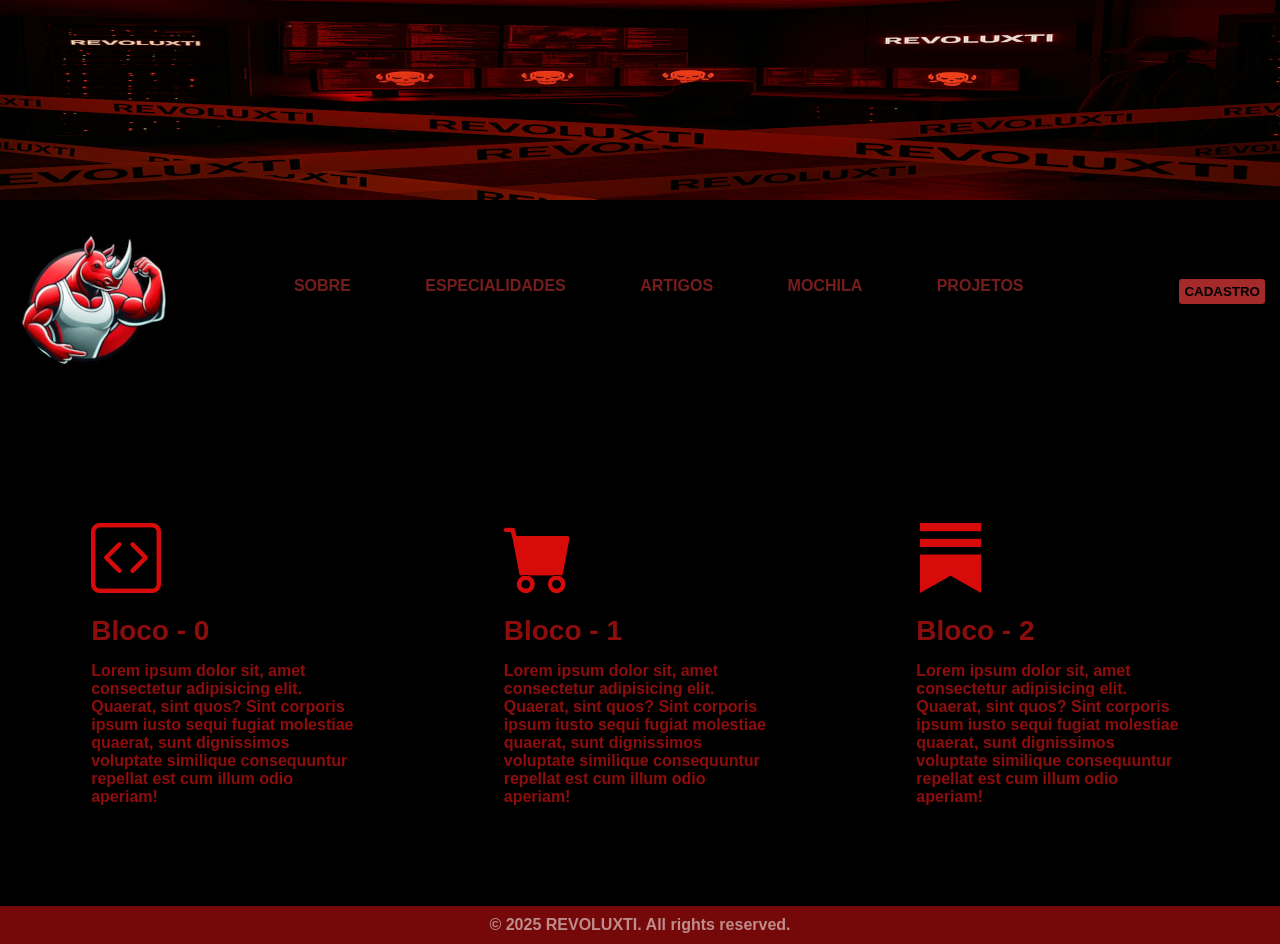
<file: especialidades.html>
<!DOCTYPE html>
<html lang="en">

<head>
    <meta charset="UTF-8">
    <meta name="viewport" content="width=device-width, initial-scale=1.0">
    <!--Melhoria nos mecanismos de busca-->
    <meta name="description"
        content="Portfólio de Lucas de Oliveira Santos (REVOLUXTI), acadêmico de Engenharia da Computação e profissional de cybersegurança.">
    <meta name="keywords"
        content="CyberSecurity, Pentest, Pentester, ethical hacker, Investigação Digital, Desenvolvimento Web, Loja online,front-end, Beck-end, FullSteck, Portfólio">
    <!-- Fim Melhoria no mecanismo de busca-->
    <link rel="shortcut icon" href="RHNO/icon/apple-touch-icon.png" type="image/x-icon">
    <!-- Goole fonts -->
    <link rel="preconnect" href="https://fonts.googleapis.com">
    <link rel="preconnect" href="https://fonts.gstatic.com" crossorigin>
    <link
        href="https://fonts.googleapis.com/css2?family=Alegreya+SC:ital,wght@0,400;0,500;0,700;0,800;0,900;1,400;1,500;1,700;1,800;1,900&family=Antonio:wght@100..700&family=Oregano:ital@0;1&display=swap"
        rel="stylesheet">
    <!-- Fim Goole fonts -->
    <!--Link bootstrap-->
    <link rel="stylesheet" href="https://cdn.jsdelivr.net/npm/bootstrap-icons@1.11.3/font/bootstrap-icons.min.css">
    <!--Fim do link bootatrap-->
    <title>REVOLUXTI</title>
    <link rel="stylesheet" href="style.css">
</head>

<body>
    <header>
        <div class="imagem-de-fundo" id="cabeca"></div>
        <div class="interface"> <!--Inicio interface-->
            <div class="flex">
                <div class="logo"><!--inicio logo-->
                    <a href="index.html"><img src="RHNO/Ceo.jpeg" alt="bot-revoluxti"></a>
                </div><!--Fim logo-->
                <nav class="menu-desktop" aria-label="menu-principal">
                    <ul>
                        <li><a href="sobre.html">SOBRE</a></li>
                        <li><a href="especialidades.html">ESPECIALIDADES</a></li>
                        <li><a href="artigos.html">ARTIGOS</a></li>
                        <li><a href="mochila.html">MOCHILA</a></li>
                        <li><a href="projetos.html">PROJETOS</a></li>
                    </ul>
                </nav>
                <div class="btn-contato" id="cadastro">
                    <a href="#">
                        <button>CADASTRO</button>
                    </a>
                </div>
            </div><!--Fim flex-->
        </div> <!--Fim interface-->
    </header>
    <main>
        <section class="especialidades">
            <div class="interface">
                <h2 class="titulo">Especialidades</h2>
                <div class="flex">
                    <div class="especialidades-box">
                        <i class="bi bi-code-square"></i>
                        <h3>Bloco - 0</h3>
                        <p>Lorem ipsum dolor sit, amet consectetur adipisicing elit. Quaerat, sint quos? Sint corporis
                            ipsum iusto sequi fugiat molestiae quaerat, sunt dignissimos voluptate similique
                            consequuntur repellat est cum illum odio aperiam!</p>
                    </div><!-- especialidade-box -->

                    <div class="especialidades-box">
                        <i class="bi bi-cart-fill"></i>
                        <h3>Bloco - 1</h3>
                        <p>Lorem ipsum dolor sit, amet consectetur adipisicing elit. Quaerat, sint quos? Sint corporis
                            ipsum iusto sequi fugiat molestiae quaerat, sunt dignissimos voluptate similique
                            consequuntur repellat est cum illum odio aperiam!</p>
                    </div><!-- especialidade-box -->

                    <div class="especialidades-box">
                        <i class="bi bi-substack"></i>
                        <h3>Bloco - 2</h3>
                        <p>Lorem ipsum dolor sit, amet consectetur adipisicing elit. Quaerat, sint quos? Sint corporis
                            ipsum iusto sequi fugiat molestiae quaerat, sunt dignissimos voluptate similique
                            consequuntur repellat est cum illum odio aperiam!</p>
                    </div><!-- especialidade-box -->
                </div><!-- flex -->
            </div><!-- interface -->
        </section> <!-- Especialidades -->
    </main>





    <footer>
        <p>&copy; 2025 REVOLUXTI. All rights reserved.</p>
    </footer>
</body>
</file>
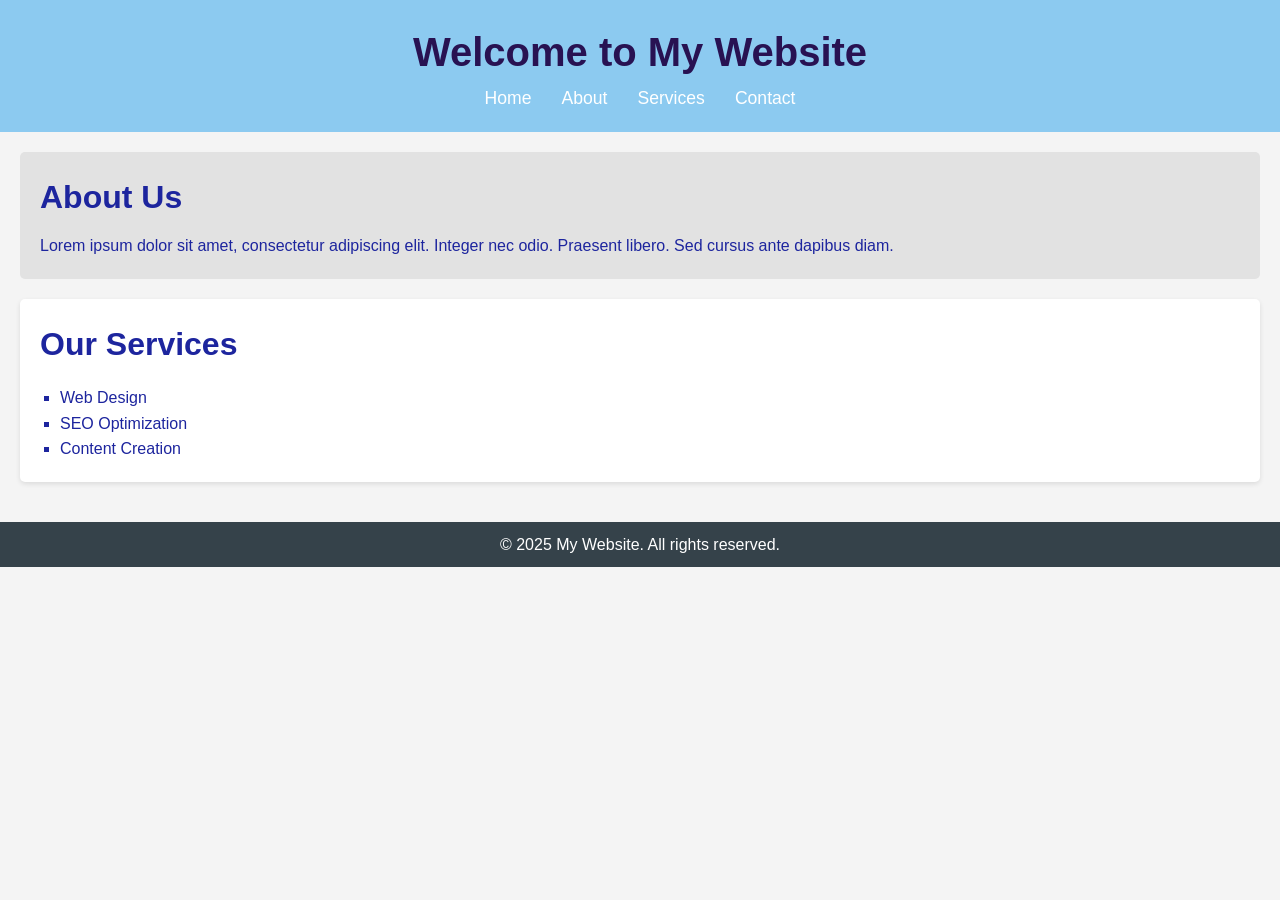
<file: projeto1.html>
<!DOCTYPE html>
<html lang="en">
<head>
    <meta charset="UTF-8">
    <meta name="viewport" content="width=device-width, initial-scale=1.0">
    <title>Document</title>
    <style>
        /* Reset CSS */
        * {
            margin: 0;
            padding: 0;
            box-sizing: border-box;
        }

        body {
            font-family: Arial, sans-serif;
            line-height: 1.6;
            background: #f4f4f4;
            color: #1d259e;
            margin: 0;
        }

        header {
            background: #0b95eb71;
            color: #ffffff;
            padding: 20px 0;
            text-align: center;
            position: relative;
            display: flex;
            align-items: center;
            justify-content: center;
            flex-direction: column;
        }

        header h1 {
            color: rgb(40, 18, 82);
            margin: 0;
            font-size: 2.5em;
        }

        nav {
            position: relative;
        }

        nav ul {
            list-style: none;
            padding: 0;
            display: flex;
            justify-content: center;
        }

        nav ul li {
            margin: 0 15px;
        }

        nav ul li a {
            color: #ffffff;
            text-decoration: none;
            font-size: 1.1em;
        }

        nav ul li a:hover {
            text-decoration: underline;
        }

        /* Hamburger Menu */
        .hamburger {
            display: none;
            flex-direction: column;
            justify-content: space-around;
            width: 30px;
            height: 25px;
            background: none;
            border: none;
            cursor: pointer;
        }

        .hamburger span {
            display: block;
            width: 100%;
            height: 4px;
            background: rgb(40, 18, 82);
            border-radius: 2px;
        }

        .mobile-nav {
            display: none;
            flex-direction: column;
            align-items: center;
            background: #35424a;
            padding: 20px;
            position: absolute;
            top: 60px;
            right: 0;
            left: 0;
            z-index: 10;
        }

        .mobile-nav a {
            color: white;
            text-decoration: none;
            padding: 10px 0;
            font-size: 1.1em;
        }

        .mobile-nav a:hover {
            text-decoration: underline;
        }

        /* Main Content */
        main {
            padding: 20px;
        }

        .intro {
            background: #e2e2e2;
            padding: 20px;
            border-radius: 5px;
            margin-bottom: 20px;
        }

        .intro h2 {
            margin-bottom: 10px;
            font-size: 2em;
        }

        .services {
            background: #ffffff;
            padding: 20px;
            border-radius: 5px;
            box-shadow: 0 2px 5px rgba(0, 0, 0, 0.1);
        }

        .services h2 {
            margin-bottom: 15px;
            font-size: 2em;
        }

        .services ul {
            list-style-type: square;
            margin-left: 20px;
        }

        footer {
            text-align: center;
            background: #35424a;
            color: #ffffff;
            padding: 10px 0;
            margin-top: 20px;
        }

        footer p {
            margin: 0;
        }

        /* Responsiveness */
        @media (max-width: 900px) {
            header {
                flex-direction: row;
                justify-content: space-between;
                padding: 15px 20px;
            }

            header h1 {
                margin: 0;
                font-size: 2em;
            }

            nav ul {
                display: none;
            }

            .hamburger {
                display: flex;
                position: static;
                margin-left: 150px; /* Distância do <h1> */
            }

            .mobile-nav {
                display: none;
            }

            .mobile-nav.active {
                display: flex;
                flex-direction: column;
                align-items: center;
                background: #35424a;
                padding: 20px;
                position: absolute;
                top: 60px;
                right: 0;
                left: 0;
                z-index: 10;
            }
        }

        @media (min-width: 901px) {
            header {
                flex-direction: column;
                align-items: center;
            }

            nav ul {
                display: flex;
            }

            .hamburger {
                display: none;
            }
        }

        @media (max-width: 480px) {
            body {
                font-size: 0.9em;
            }

            header {
                padding: 15px 0;
            }

            .intro, .services {
                padding: 15px;
            }

            .intro h2, .services h2 {
                font-size: 1.5em;
            }

            nav ul li a {
                font-size: 1em;
            }
        }

        @media (max-width: 350px) {
            iframe {
                width: 100%;
                height: 200px;
                border: none;
                margin: 10px 0;
                box-shadow: 0 2px 5px rgba(0, 0, 0, 0.2);
            }

            header h1 {
                font-size: 1.8em;
            }

            .hamburger {
                margin-left: 10px;
            }

            .mobile-nav a {
                font-size: 0.9em;
            }
        }
    </style>
</head>
<body>
    <header>
        <h1>Welcome to My Website</h1>
        <nav>
            <button class="hamburger" onclick="toggleMenu()">
                <span></span>
                <span></span>
                <span></span>
            </button>
            <ul>
                <li><a href="#">Home</a></li>
                <li><a href="#">About</a></li>
                <li><a href="#">Services</a></li>
                <li><a href="#">Contact</a></li>
            </ul>
            <div class="mobile-nav" id="mobileNav">
                <a href="#">Home</a>
                <a href="#">About</a>
                <a href="#">Services</a>
                <a href="#">Contact</a>
            </div>
        </nav>
    </header>
    <main>
        <section class="intro">
            <h2>About Us</h2>
            <p>Lorem ipsum dolor sit amet, consectetur adipiscing elit. Integer nec odio. Praesent libero. Sed cursus ante dapibus diam.</p>
        </section>
        <section class="services">
            <h2>Our Services</h2>
            <ul>
                <li>Web Design</li>
                <li>SEO Optimization</li>
                <li>Content Creation</li>
            </ul>
        </section>
    </main>
    <footer>
        <p>&copy; 2025 My Website. All rights reserved.</p>
    </footer>

    <script>
        function toggleMenu() {
            const mobileNav = document.getElementById('mobileNav');
            mobileNav.classList.toggle('active');
        }
    </script>
</body>
</html>
</file>
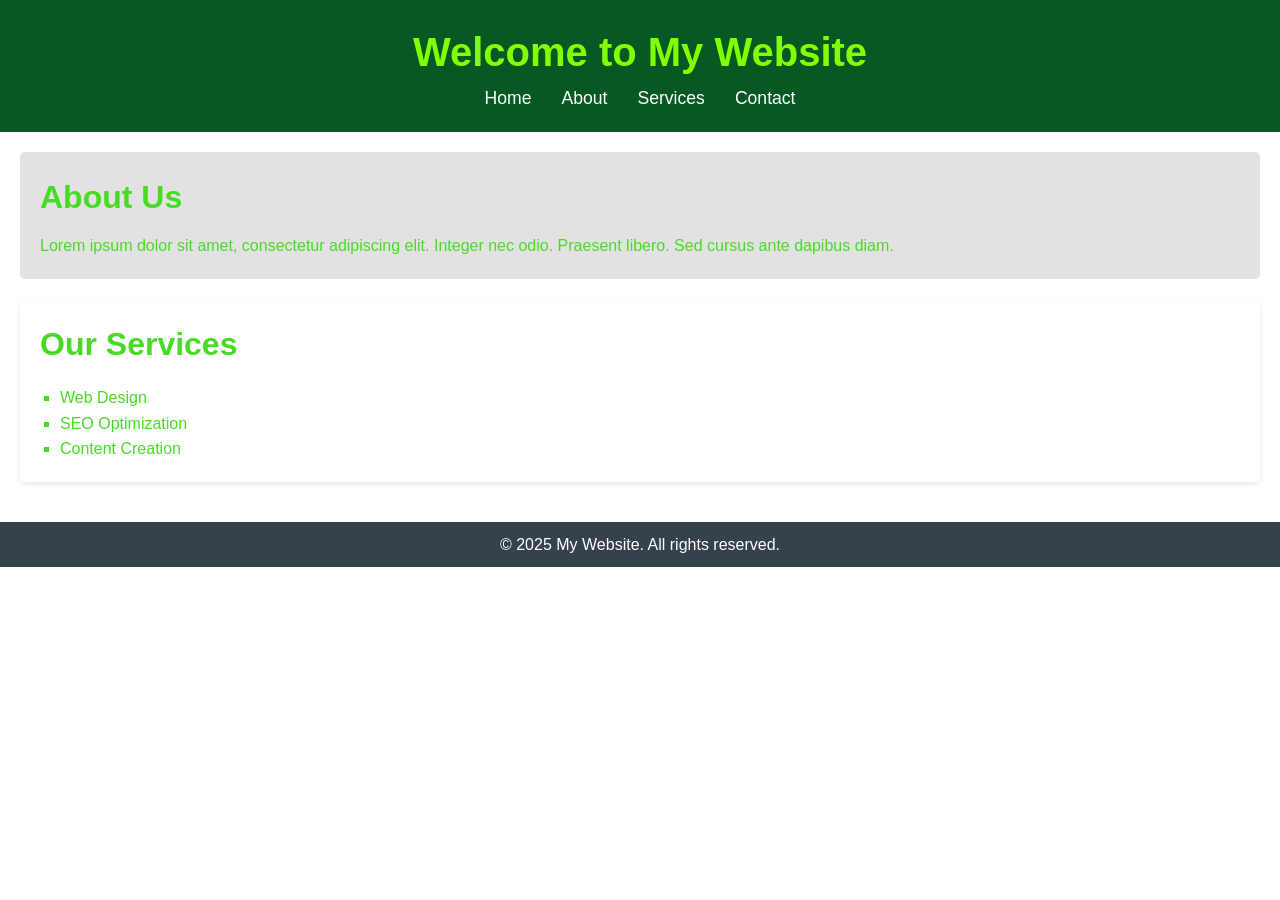
<file: projeto2.html>
<!DOCTYPE html>
<html lang="en">
<head>
    <meta charset="UTF-8">
    <meta name="viewport" content="width=device-width, initial-scale=1.0">
    <title>Document</title>
    <style>
        /* Reset CSS */
        * {
            margin: 0;
            padding: 0;
            box-sizing: border-box;
        }

        body {
            font-family: Arial, sans-serif;
            line-height: 1.6;
            background: #ffff;
            color: #48db24;
            margin: 0;
        }

        header {
            background: #085823;
            color: #ffff;
            padding: 20px 0;
            text-align: center;
            position: relative;
            display: flex;
            align-items: center;
            justify-content: center;
            flex-direction: column;
        }

        header h1 {
            color: chartreuse;
            margin: 0;
            font-size: 2.5em;
        }

        nav {
            position: relative;
        }

        nav ul {
            list-style: none;
            padding: 0;
            display: flex;
            justify-content: center;
        }

        nav ul li {
            margin: 0 15px;
        }

        nav ul li a {
            color: #ffffff;
            text-decoration: none;
            font-size: 1.1em;
        }

        nav ul li a:hover {
            text-decoration: underline;
        }

        /* Hamburger Menu */
        .hamburger {
            display: none;
            flex-direction: column;
            justify-content: space-around;
            width: 30px;
            height: 25px;
            background: none;
            border: none;
            cursor: pointer;
        }

        .hamburger span {
            display: block;
            width: 100%;
            height: 4px;
            background: chartreuse;
            border-radius: 2px;
        }

        .mobile-nav {
            display: none;
            flex-direction: column;
            align-items: center;
            background: #35424a;
            padding: 20px;
            position: absolute;
            top: 60px;
            right: 0;
            left: 0;
            z-index: 10;
        }

        .mobile-nav a {
            color: white;
            text-decoration: none;
            padding: 10px 0;
            font-size: 1.1em;
        }

        .mobile-nav a:hover {
            text-decoration: underline;
        }

        /* Main Content */
        main {
            padding: 20px;
        }

        .intro {
            background: #e2e2e2;
            padding: 20px;
            border-radius: 5px;
            margin-bottom: 20px;
        }

        .intro h2 {
            margin-bottom: 10px;
            font-size: 2em;
        }

        .services {
            background: #ffffff;
            padding: 20px;
            border-radius: 5px;
            box-shadow: 0 2px 5px rgba(0, 0, 0, 0.1);
        }

        .services h2 {
            margin-bottom: 15px;
            font-size: 2em;
        }

        .services ul {
            list-style-type: square;
            margin-left: 20px;
        }

        footer {
            text-align: center;
            background: #35424a;
            color: #ffffff;
            padding: 10px 0;
            margin-top: 20px;
        }

        footer p {
            margin: 0;
        }

        /* Responsiveness */
        @media (max-width: 900px) {
            header {
                flex-direction: row;
                justify-content: space-between;
                padding: 15px 20px;
            }

            header h1 {
                margin: 0;
                font-size: 2em;
            }

            nav ul {
                display: none;
            }

            .hamburger {
                display: flex;
                position: static;
                margin-left: 150px; /* Distância do <h1> */
            }

            .mobile-nav {
                display: none;
            }

            .mobile-nav.active {
                display: flex;
                flex-direction: column;
                align-items: center;
                background: #35424a;
                padding: 20px;
                position: absolute;
                top: 60px;
                right: 0;
                left: 0;
                z-index: 10;
            }
        }

        @media (min-width: 901px) {
            header {
                flex-direction: column;
                align-items: center;
            }

            nav ul {
                display: flex;
            }

            .hamburger {
                display: none;
            }
        }

        @media (max-width: 480px) {
            body {
                font-size: 0.9em;
            }

            header {
                padding: 15px 0;
            }

            .intro, .services {
                padding: 15px;
            }

            .intro h2, .services h2 {
                font-size: 1.5em;
            }

            nav ul li a {
                font-size: 1em;
            }
        }

        @media (max-width: 350px) {
            iframe {
                width: 100%;
                height: 200px;
                border: none;
                margin: 10px 0;
                box-shadow: 0 2px 5px rgba(0, 0, 0, 0.2);
            }

            header h1 {
                font-size: 1.8em;
            }

            .hamburger {
                margin-left: 10px;
            }

            .mobile-nav a {
                font-size: 0.9em;
            }
        }
    </style>
</head>
<body>
    <header>
        <h1>Welcome to My Website</h1>
        <nav>
            <button class="hamburger" onclick="toggleMenu()">
                <span></span>
                <span></span>
                <span></span>
            </button>
            <ul>
                <li><a href="#">Home</a></li>
                <li><a href="#">About</a></li>
                <li><a href="#">Services</a></li>
                <li><a href="#">Contact</a></li>
            </ul>
            <div class="mobile-nav" id="mobileNav">
                <a href="#">Home</a>
                <a href="#">About</a>
                <a href="#">Services</a>
                <a href="#">Contact</a>
            </div>
        </nav>
    </header>
    <main>
        <section class="intro">
            <h2>About Us</h2>
            <p>Lorem ipsum dolor sit amet, consectetur adipiscing elit. Integer nec odio. Praesent libero. Sed cursus ante dapibus diam.</p>
        </section>
        <section class="services">
            <h2>Our Services</h2>
            <ul>
                <li>Web Design</li>
                <li>SEO Optimization</li>
                <li>Content Creation</li>
            </ul>
        </section>
    </main>
    <footer>
        <p>&copy; 2025 My Website. All rights reserved.</p>
    </footer>

    <script>
        function toggleMenu() {
            const mobileNav = document.getElementById('mobileNav');
            mobileNav.classList.toggle('active');
        }
    </script>
</body>
</html>
</file>
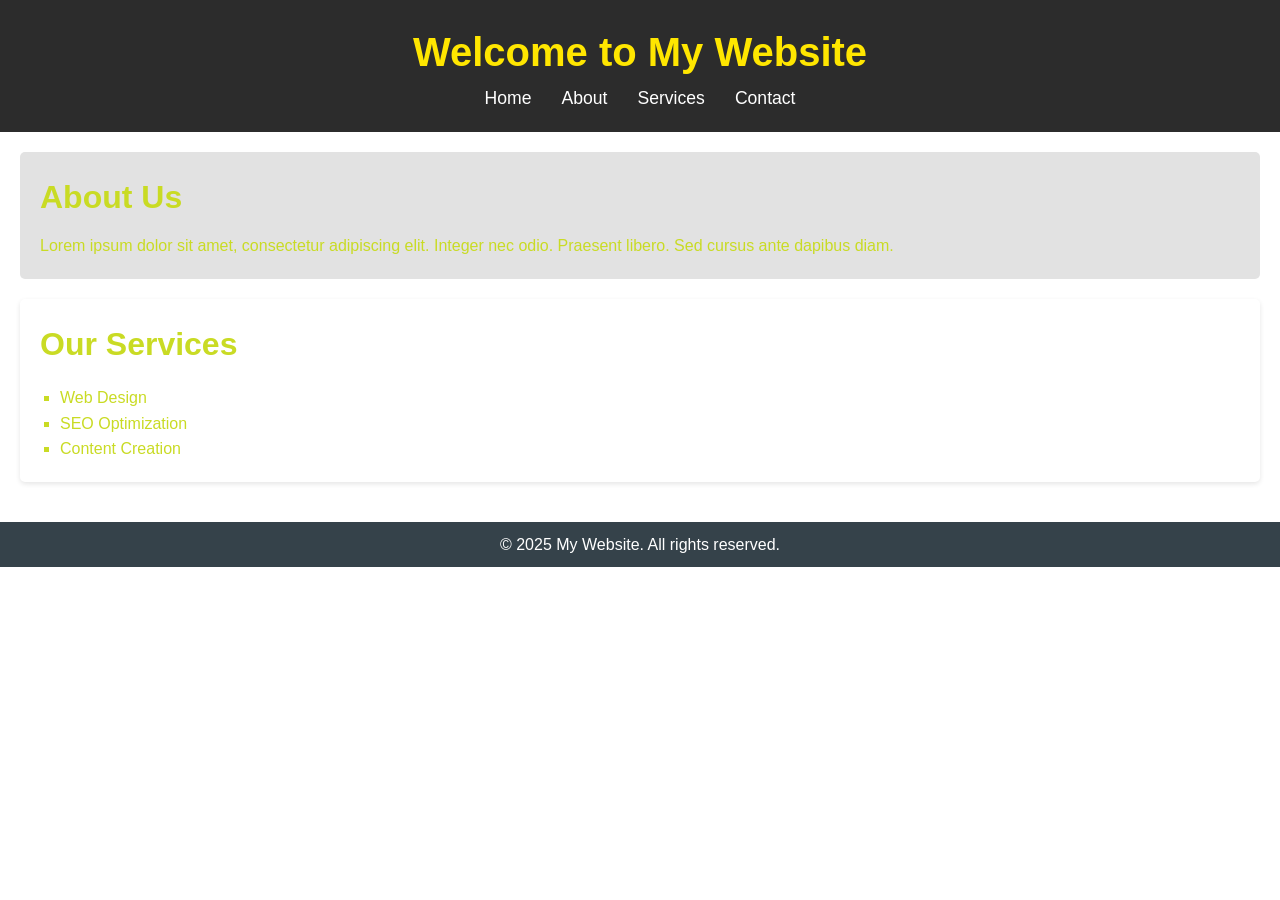
<file: projeto3.html>
<!DOCTYPE html>
<html lang="en">
<head>
    <meta charset="UTF-8">
    <meta name="viewport" content="width=device-width, initial-scale=1.0">
    <title>Document</title>
    <style>
        /* Reset CSS */
        * {
            margin: 0;
            padding: 0;
            box-sizing: border-box;
        }

        body {
            font-family: Arial, sans-serif;
            line-height: 1.6;
            background: #ffff;
            color: #c9db24;
            margin: 0;
        }

        header {
            background: #000000d3;
            color: #ffff;
            padding: 20px 0;
            text-align: center;
            position: relative;
            display: flex;
            align-items: center;
            justify-content: center;
            flex-direction: column;
        }

        header h1 {
            color: rgb(255, 230, 0);
            margin: 0;
            font-size: 2.5em;
        }

        nav {
            position: relative;
        }

        nav ul {
            list-style: none;
            padding: 0;
            display: flex;
            justify-content: center;
        }

        nav ul li {
            margin: 0 15px;
        }

        nav ul li a {
            color: #ffffff;
            text-decoration: none;
            font-size: 1.1em;
        }

        nav ul li a:hover {
            text-decoration: underline;
        }

        /* Hamburger Menu */
        .hamburger {
            display: none;
            flex-direction: column;
            justify-content: space-around;
            width: 30px;
            height: 25px;
            background: none;
            border: none;
            cursor: pointer;
        }

        .hamburger span {
            display: block;
            width: 100%;
            height: 4px;
            background: rgb(255, 230, 0);
            border-radius: 2px;
        }

        .mobile-nav {
            display: none;
            flex-direction: column;
            align-items: center;
            background: #35424a;
            padding: 20px;
            position: absolute;
            top: 60px;
            right: 0;
            left: 0;
            z-index: 10;
        }

        .mobile-nav a {
            color: white;
            text-decoration: none;
            padding: 10px 0;
            font-size: 1.1em;
        }

        .mobile-nav a:hover {
            text-decoration: underline;
        }

        /* Main Content */
        main {
            padding: 20px;
        }

        .intro {
            background: #e2e2e2;
            padding: 20px;
            border-radius: 5px;
            margin-bottom: 20px;
        }

        .intro h2 {
            margin-bottom: 10px;
            font-size: 2em;
        }

        .services {
            background: #ffffff;
            padding: 20px;
            border-radius: 5px;
            box-shadow: 0 2px 5px rgba(0, 0, 0, 0.1);
        }

        .services h2 {
            margin-bottom: 15px;
            font-size: 2em;
        }

        .services ul {
            list-style-type: square;
            margin-left: 20px;
        }

        footer {
            text-align: center;
            background: #35424a;
            color: #ffffff;
            padding: 10px 0;
            margin-top: 20px;
        }

        footer p {
            margin: 0;
        }

        /* Responsiveness */
        @media (max-width: 900px) {
            header {
                flex-direction: row;
                justify-content: space-between;
                padding: 15px 20px;
            }

            header h1 {
                margin: 0;
                font-size: 2em;
            }

            nav ul {
                display: none;
            }

            .hamburger {
                display: flex;
                position: static;
                margin-left: 150px; /* Distância do <h1> */
            }

            .mobile-nav {
                display: none;
            }

            .mobile-nav.active {
                display: flex;
                flex-direction: column;
                align-items: center;
                background: #35424a;
                padding: 20px;
                position: absolute;
                top: 60px;
                right: 0;
                left: 0;
                z-index: 10;
            }
        }

        @media (min-width: 901px) {
            header {
                flex-direction: column;
                align-items: center;
            }

            nav ul {
                display: flex;
            }

            .hamburger {
                display: none;
            }
        }

        @media (max-width: 480px) {
            body {
                font-size: 0.9em;
            }

            header {
                padding: 15px 0;
            }

            .intro, .services {
                padding: 15px;
            }

            .intro h2, .services h2 {
                font-size: 1.5em;
            }

            nav ul li a {
                font-size: 1em;
            }
        }

        @media (max-width: 350px) {
            iframe {
                width: 100%;
                height: 200px;
                border: none;
                margin: 10px 0;
                box-shadow: 0 2px 5px rgba(0, 0, 0, 0.2);
            }

            header h1 {
                font-size: 1.8em;
            }

            .hamburger {
                margin-left: 10px;
            }

            .mobile-nav a {
                font-size: 0.9em;
            }
        }
    </style>
</head>
<body>
    <header>
        <h1>Welcome to My Website</h1>
        <nav>
            <button class="hamburger" onclick="toggleMenu()">
                <span></span>
                <span></span>
                <span></span>
            </button>
            <ul>
                <li><a href="#">Home</a></li>
                <li><a href="#">About</a></li>
                <li><a href="#">Services</a></li>
                <li><a href="#">Contact</a></li>
            </ul>
            <div class="mobile-nav" id="mobileNav">
                <a href="#">Home</a>
                <a href="#">About</a>
                <a href="#">Services</a>
                <a href="#">Contact</a>
            </div>
        </nav>
    </header>
    <main>
        <section class="intro">
            <h2>About Us</h2>
            <p>Lorem ipsum dolor sit amet, consectetur adipiscing elit. Integer nec odio. Praesent libero. Sed cursus ante dapibus diam.</p>
        </section>
        <section class="services">
            <h2>Our Services</h2>
            <ul>
                <li>Web Design</li>
                <li>SEO Optimization</li>
                <li>Content Creation</li>
            </ul>
        </section>
    </main>
    <footer>
        <p>&copy; 2025 My Website. All rights reserved.</p>
    </footer>

    <script>
        function toggleMenu() {
            const mobileNav = document.getElementById('mobileNav');
            mobileNav.classList.toggle('active');
        }
    </script>
</body>
</html>
</file>
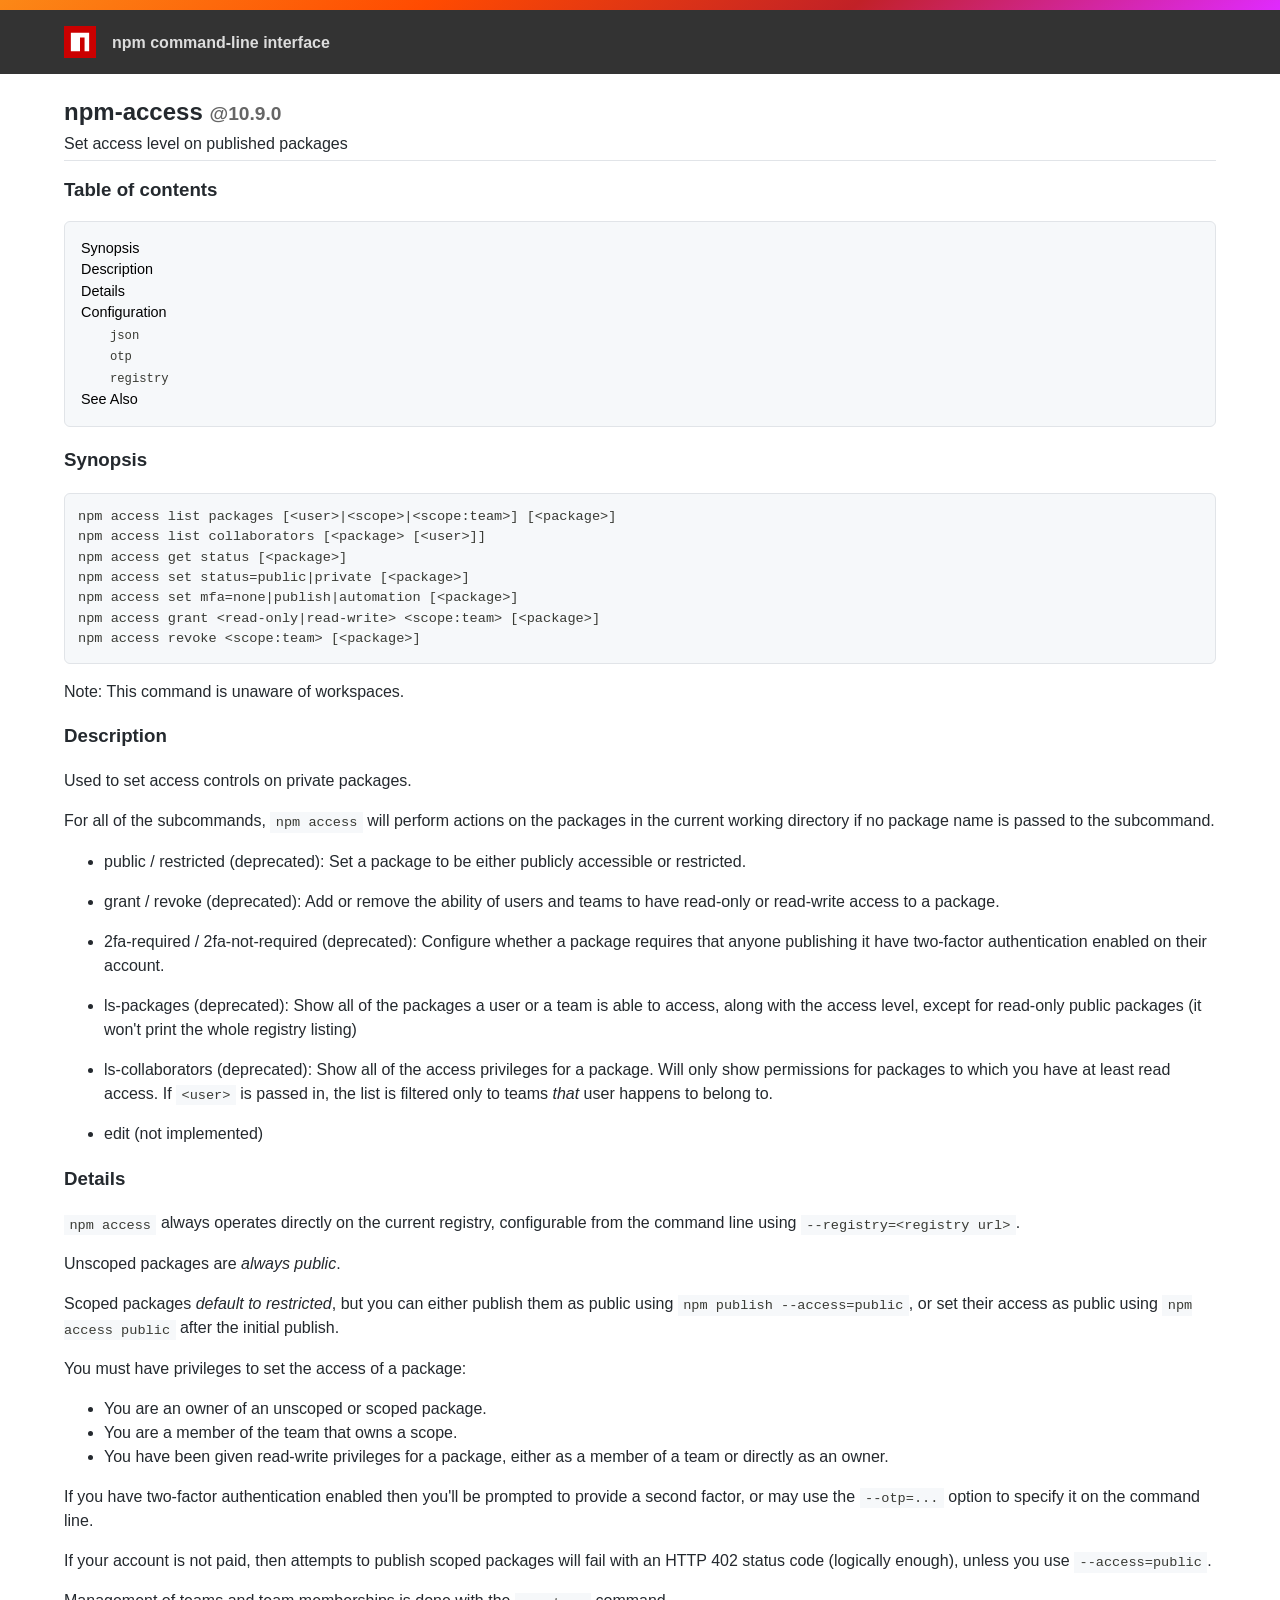
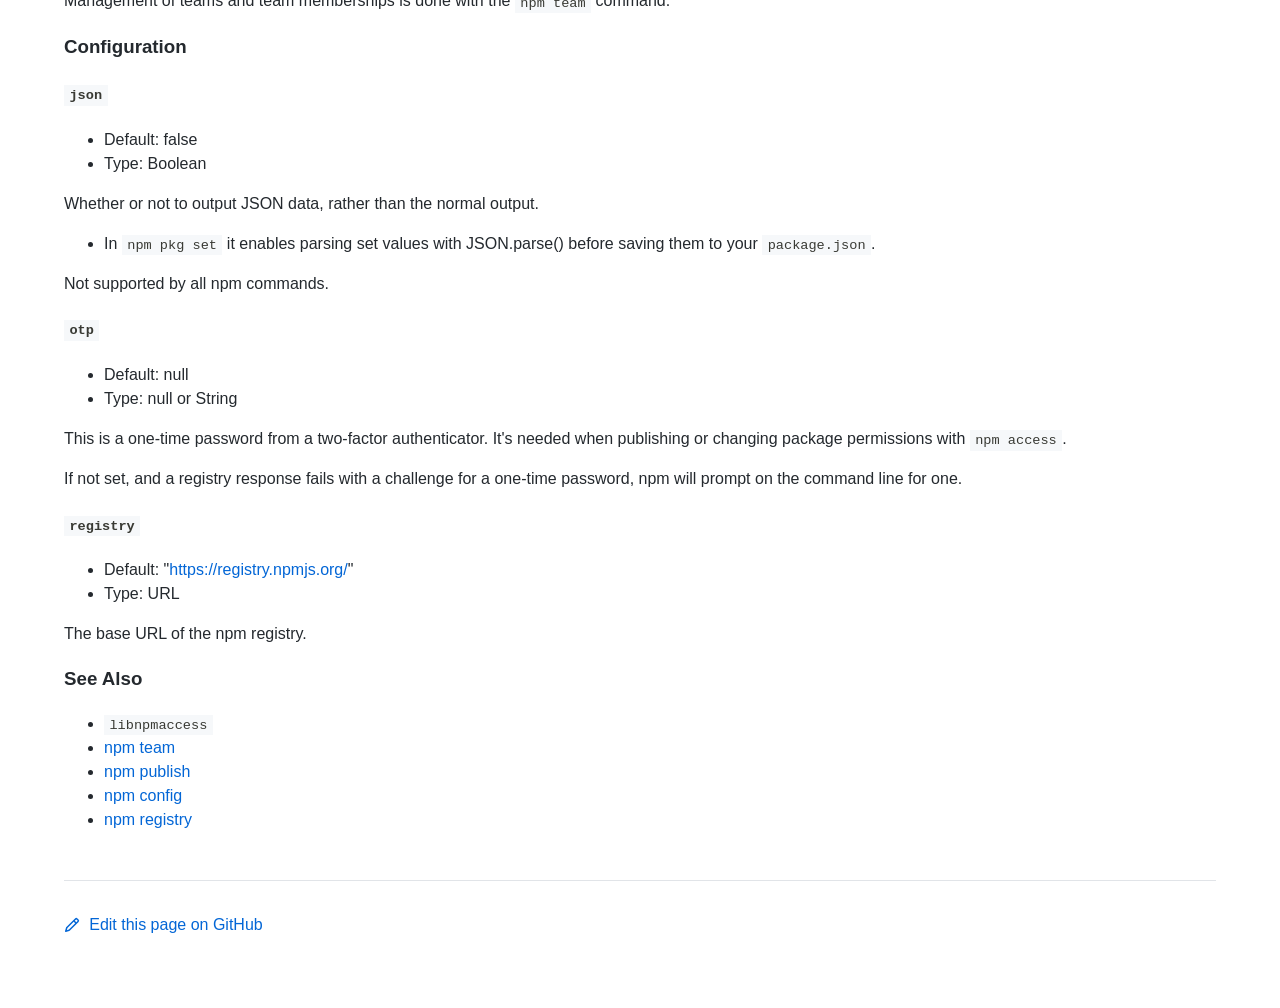
<file: nodejs/node_modules/npm/docs/output/commands/npm-access.html>
<!DOCTYPE html><html><head>
<meta charset="utf-8">
<title>npm-access</title>
<style>
body {
    background-color: #ffffff;
    color: #24292e;

    margin: 0;

    line-height: 1.5;

    font-family: -apple-system, BlinkMacSystemFont, "Segoe UI", Helvetica, Arial, sans-serif, "Apple Color Emoji", "Segoe UI Emoji";
}
#rainbar {
    height: 10px;
    background-image: linear-gradient(139deg, #fb8817, #ff4b01, #c12127, #e02aff);
}

a {
    text-decoration: none;
    color: #0366d6;
}
a:hover {
    text-decoration: underline;
}

pre {
    margin: 1em 0px;
    padding: 1em;
    border: solid 1px #e1e4e8;
    border-radius: 6px;

    display: block;
    overflow: auto;

    white-space: pre;

    background-color: #f6f8fa;
    color: #393a34;
}
code {
    font-family: SFMono-Regular, Consolas, "Liberation Mono", Menlo, Courier, monospace;
    font-size: 85%;
    padding: 0.2em 0.4em;
    background-color: #f6f8fa;
    color: #393a34;
}
pre > code {
    padding: 0;
    background-color: inherit;
    color: inherit;
}
h1, h2, h3 {
    font-weight: 600;
}

#logobar {
    background-color: #333333;
    margin: 0 auto;
    padding: 1em 4em;
}
#logobar .logo {
    float: left;
}
#logobar .title {
    font-weight: 600;
    color: #dddddd;
    float: left;
    margin: 5px 0 0 1em;
}
#logobar:after {
    content: "";
    display: block;
    clear: both;
}

#content {
    margin: 0 auto;
    padding: 0 4em;
}

#table_of_contents > h2 {
    font-size: 1.17em;
}
#table_of_contents ul:first-child {
    border: solid 1px #e1e4e8;
    border-radius: 6px;
    padding: 1em;
    background-color: #f6f8fa;
    color: #393a34;
}
#table_of_contents ul {
    list-style-type: none;
    padding-left: 1.5em;
}
#table_of_contents li {
    font-size: 0.9em;
}
#table_of_contents li a {
    color: #000000;
}

header.title {
    border-bottom: solid 1px #e1e4e8;
}
header.title > h1 {
    margin-bottom: 0.25em;
}
header.title > .description {
    display: block;
    margin-bottom: 0.5em;
    line-height: 1;
}

header.title .version {
    font-size: 0.8em;
    color: #666666;
}

footer#edit {
    border-top: solid 1px #e1e4e8;
    margin: 3em 0 4em 0;
    padding-top: 2em;
}
</style>
</head>
<body>
<div id="banner">
<div id="rainbar"></div>
<div id="logobar">
<svg class="logo" role="img" height="32" width="32" viewBox="0 0 700 700">
<polygon fill="#cb0000" points="0,700 700,700 700,0 0,0"></polygon>
<polygon fill="#ffffff" points="150,550 350,550 350,250 450,250 450,550 550,550 550,150 150,150"></polygon>
</svg>
<div class="title">
npm command-line interface
</div>
</div>
</div>

<section id="content">
<header class="title">
<h1 id="----npm-access----1090">
    <span>npm-access</span>
    <span class="version">@10.9.0</span>
</h1>
<span class="description">Set access level on published packages</span>
</header>

<section id="table_of_contents">
<h2 id="table-of-contents">Table of contents</h2>
<div id="_table_of_contents"><ul><li><a href="#synopsis">Synopsis</a></li><li><a href="#description">Description</a></li><li><a href="#details">Details</a></li><li><a href="#configuration">Configuration</a></li><ul><li><a href="#json"><code>json</code></a></li><li><a href="#otp"><code>otp</code></a></li><li><a href="#registry"><code>registry</code></a></li></ul><li><a href="#see-also">See Also</a></li></ul></div>
</section>

<div id="_content"><h3 id="synopsis">Synopsis</h3>
<pre><code class="language-bash">npm access list packages [&lt;user&gt;|&lt;scope&gt;|&lt;scope:team&gt;] [&lt;package&gt;]
npm access list collaborators [&lt;package&gt; [&lt;user&gt;]]
npm access get status [&lt;package&gt;]
npm access set status=public|private [&lt;package&gt;]
npm access set mfa=none|publish|automation [&lt;package&gt;]
npm access grant &lt;read-only|read-write&gt; &lt;scope:team&gt; [&lt;package&gt;]
npm access revoke &lt;scope:team&gt; [&lt;package&gt;]
</code></pre>
<p>Note: This command is unaware of workspaces.</p>
<h3 id="description">Description</h3>
<p>Used to set access controls on private packages.</p>
<p>For all of the subcommands, <code>npm access</code> will perform actions on the packages
in the current working directory if no package name is passed to the
subcommand.</p>
<ul>
<li>
<p>public / restricted (deprecated):
Set a package to be either publicly accessible or restricted.</p>
</li>
<li>
<p>grant / revoke (deprecated):
Add or remove the ability of users and teams to have read-only or read-write
access to a package.</p>
</li>
<li>
<p>2fa-required / 2fa-not-required (deprecated):
Configure whether a package requires that anyone publishing it have two-factor
authentication enabled on their account.</p>
</li>
<li>
<p>ls-packages (deprecated):
Show all of the packages a user or a team is able to access, along with the
access level, except for read-only public packages (it won't print the whole
registry listing)</p>
</li>
<li>
<p>ls-collaborators (deprecated):
Show all of the access privileges for a package. Will only show permissions
for packages to which you have at least read access. If <code>&lt;user&gt;</code> is passed in,
the list is filtered only to teams <em>that</em> user happens to belong to.</p>
</li>
<li>
<p>edit (not implemented)</p>
</li>
</ul>
<h3 id="details">Details</h3>
<p><code>npm access</code> always operates directly on the current registry, configurable
from the command line using <code>--registry=&lt;registry url&gt;</code>.</p>
<p>Unscoped packages are <em>always public</em>.</p>
<p>Scoped packages <em>default to restricted</em>, but you can either publish them as
public using <code>npm publish --access=public</code>, or set their access as public using
<code>npm access public</code> after the initial publish.</p>
<p>You must have privileges to set the access of a package:</p>
<ul>
<li>You are an owner of an unscoped or scoped package.</li>
<li>You are a member of the team that owns a scope.</li>
<li>You have been given read-write privileges for a package, either as a member
of a team or directly as an owner.</li>
</ul>
<p>If you have two-factor authentication enabled then you'll be prompted to provide a second factor, or may use the <code>--otp=...</code> option to specify it on
the command line.</p>
<p>If your account is not paid, then attempts to publish scoped packages will
fail with an HTTP 402 status code (logically enough), unless you use
<code>--access=public</code>.</p>
<p>Management of teams and team memberships is done with the <code>npm team</code> command.</p>
<h3 id="configuration">Configuration</h3>
<h4 id="json"><code>json</code></h4>
<ul>
<li>Default: false</li>
<li>Type: Boolean</li>
</ul>
<p>Whether or not to output JSON data, rather than the normal output.</p>
<ul>
<li>In <code>npm pkg set</code> it enables parsing set values with JSON.parse() before
saving them to your <code>package.json</code>.</li>
</ul>
<p>Not supported by all npm commands.</p>
<h4 id="otp"><code>otp</code></h4>
<ul>
<li>Default: null</li>
<li>Type: null or String</li>
</ul>
<p>This is a one-time password from a two-factor authenticator. It's needed
when publishing or changing package permissions with <code>npm access</code>.</p>
<p>If not set, and a registry response fails with a challenge for a one-time
password, npm will prompt on the command line for one.</p>
<h4 id="registry"><code>registry</code></h4>
<ul>
<li>Default: "<a href="https://registry.npmjs.org/">https://registry.npmjs.org/</a>"</li>
<li>Type: URL</li>
</ul>
<p>The base URL of the npm registry.</p>
<h3 id="see-also">See Also</h3>
<ul>
<li><a href="https://npm.im/libnpmaccess"><code>libnpmaccess</code></a></li>
<li><a href="../commands/npm-team.html">npm team</a></li>
<li><a href="../commands/npm-publish.html">npm publish</a></li>
<li><a href="../commands/npm-config.html">npm config</a></li>
<li><a href="../using-npm/registry.html">npm registry</a></li>
</ul></div>

<footer id="edit">
<a href="https://github.com/npm/cli/edit/latest/docs/content/commands/npm-access.md">
<svg role="img" viewBox="0 0 16 16" width="16" height="16" fill="currentcolor" style="vertical-align: text-bottom; margin-right: 0.3em;">
<path fill-rule="evenodd" d="M11.013 1.427a1.75 1.75 0 012.474 0l1.086 1.086a1.75 1.75 0 010 2.474l-8.61 8.61c-.21.21-.47.364-.756.445l-3.251.93a.75.75 0 01-.927-.928l.929-3.25a1.75 1.75 0 01.445-.758l8.61-8.61zm1.414 1.06a.25.25 0 00-.354 0L10.811 3.75l1.439 1.44 1.263-1.263a.25.25 0 000-.354l-1.086-1.086zM11.189 6.25L9.75 4.81l-6.286 6.287a.25.25 0 00-.064.108l-.558 1.953 1.953-.558a.249.249 0 00.108-.064l6.286-6.286z"></path>
</svg>
Edit this page on GitHub
</a>
</footer>
</section>



</body></html>
</file>
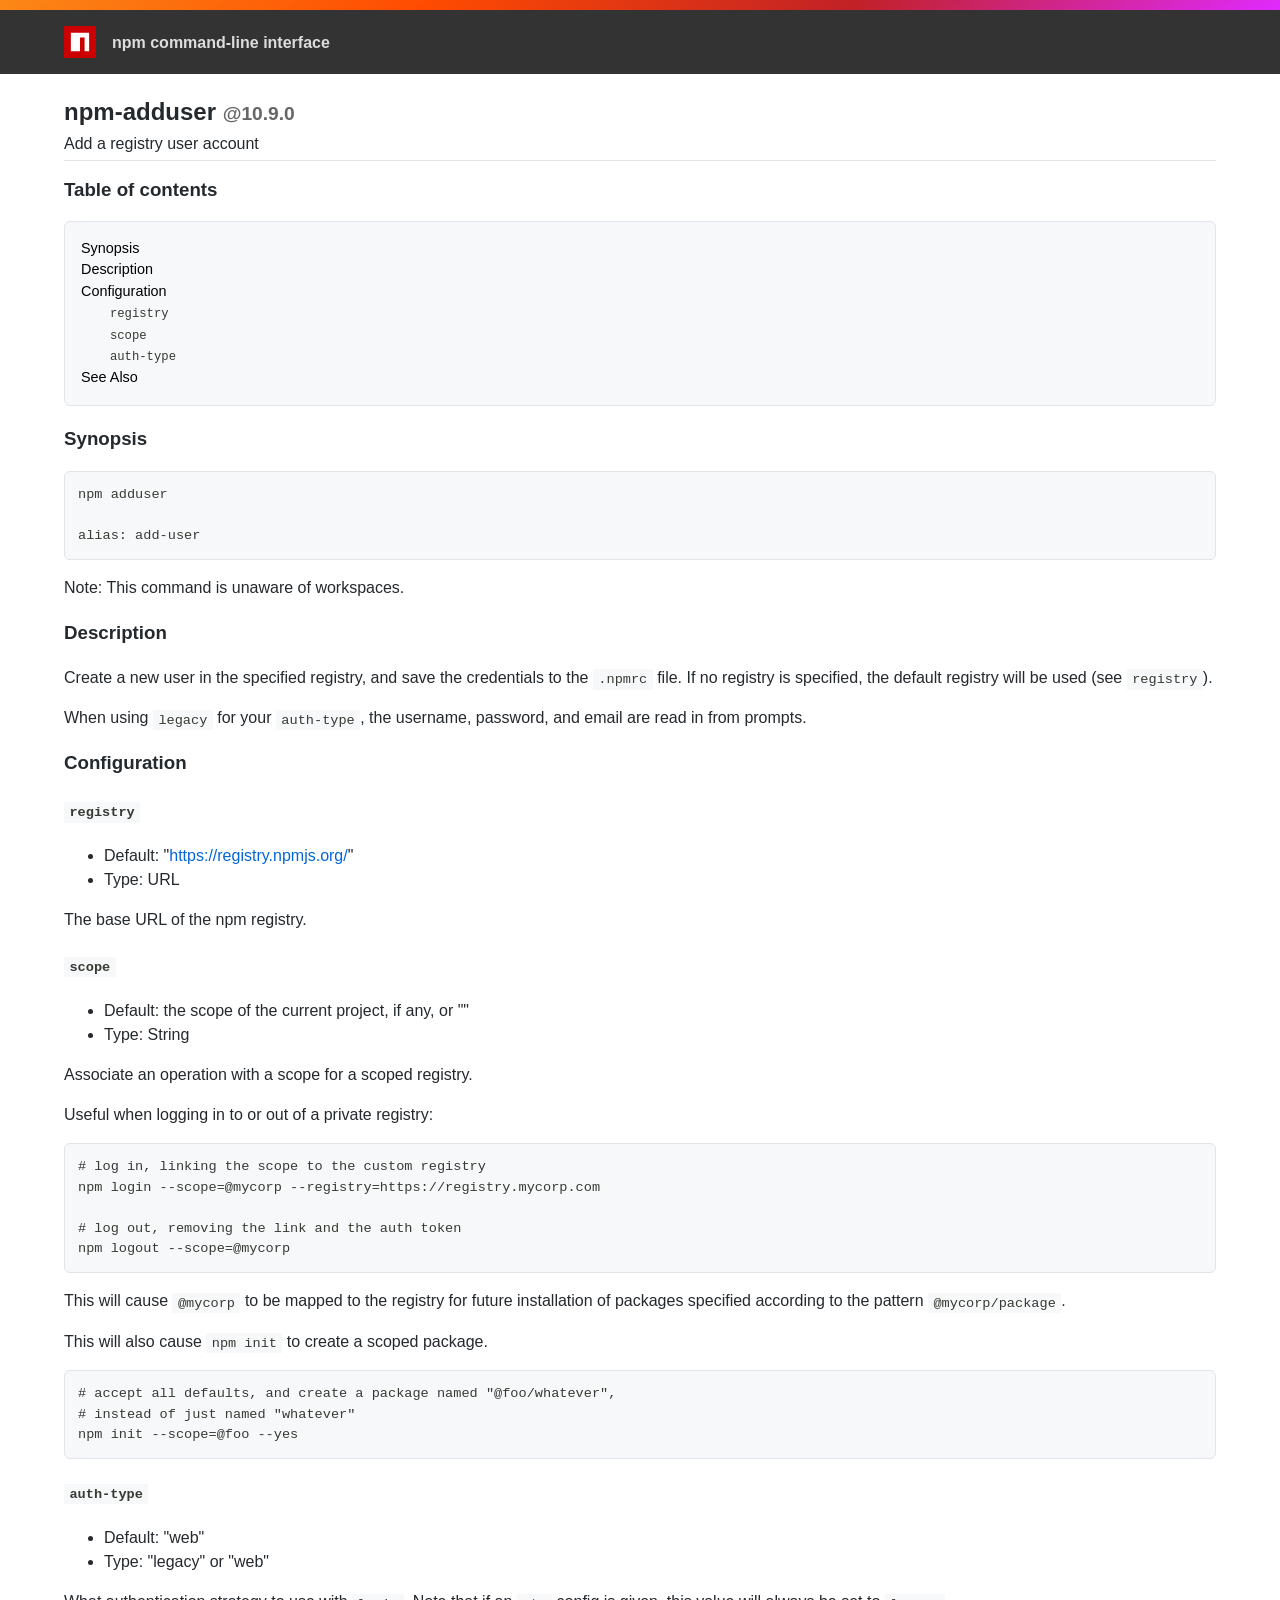
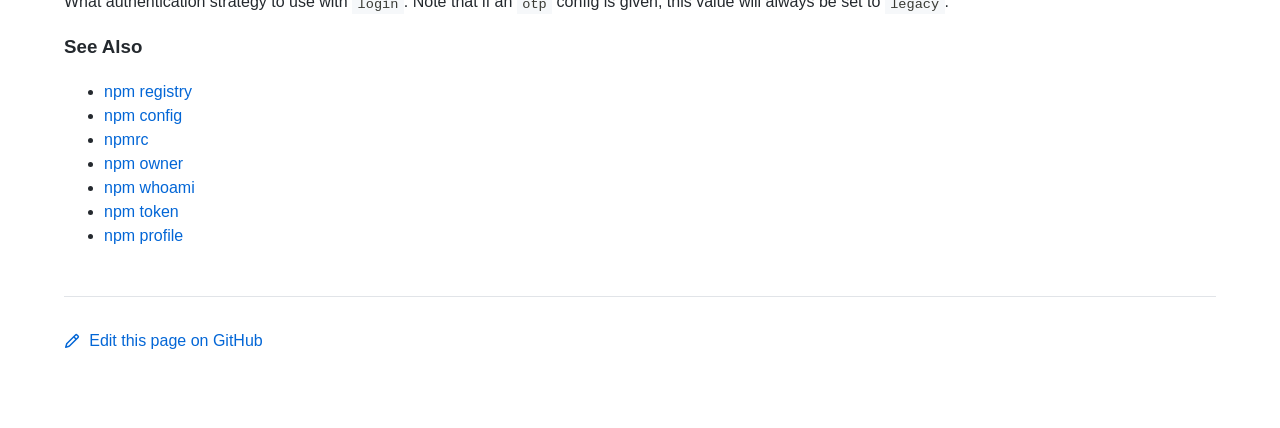
<file: nodejs/node_modules/npm/docs/output/commands/npm-adduser.html>
<!DOCTYPE html><html><head>
<meta charset="utf-8">
<title>npm-adduser</title>
<style>
body {
    background-color: #ffffff;
    color: #24292e;

    margin: 0;

    line-height: 1.5;

    font-family: -apple-system, BlinkMacSystemFont, "Segoe UI", Helvetica, Arial, sans-serif, "Apple Color Emoji", "Segoe UI Emoji";
}
#rainbar {
    height: 10px;
    background-image: linear-gradient(139deg, #fb8817, #ff4b01, #c12127, #e02aff);
}

a {
    text-decoration: none;
    color: #0366d6;
}
a:hover {
    text-decoration: underline;
}

pre {
    margin: 1em 0px;
    padding: 1em;
    border: solid 1px #e1e4e8;
    border-radius: 6px;

    display: block;
    overflow: auto;

    white-space: pre;

    background-color: #f6f8fa;
    color: #393a34;
}
code {
    font-family: SFMono-Regular, Consolas, "Liberation Mono", Menlo, Courier, monospace;
    font-size: 85%;
    padding: 0.2em 0.4em;
    background-color: #f6f8fa;
    color: #393a34;
}
pre > code {
    padding: 0;
    background-color: inherit;
    color: inherit;
}
h1, h2, h3 {
    font-weight: 600;
}

#logobar {
    background-color: #333333;
    margin: 0 auto;
    padding: 1em 4em;
}
#logobar .logo {
    float: left;
}
#logobar .title {
    font-weight: 600;
    color: #dddddd;
    float: left;
    margin: 5px 0 0 1em;
}
#logobar:after {
    content: "";
    display: block;
    clear: both;
}

#content {
    margin: 0 auto;
    padding: 0 4em;
}

#table_of_contents > h2 {
    font-size: 1.17em;
}
#table_of_contents ul:first-child {
    border: solid 1px #e1e4e8;
    border-radius: 6px;
    padding: 1em;
    background-color: #f6f8fa;
    color: #393a34;
}
#table_of_contents ul {
    list-style-type: none;
    padding-left: 1.5em;
}
#table_of_contents li {
    font-size: 0.9em;
}
#table_of_contents li a {
    color: #000000;
}

header.title {
    border-bottom: solid 1px #e1e4e8;
}
header.title > h1 {
    margin-bottom: 0.25em;
}
header.title > .description {
    display: block;
    margin-bottom: 0.5em;
    line-height: 1;
}

header.title .version {
    font-size: 0.8em;
    color: #666666;
}

footer#edit {
    border-top: solid 1px #e1e4e8;
    margin: 3em 0 4em 0;
    padding-top: 2em;
}
</style>
</head>
<body>
<div id="banner">
<div id="rainbar"></div>
<div id="logobar">
<svg class="logo" role="img" height="32" width="32" viewBox="0 0 700 700">
<polygon fill="#cb0000" points="0,700 700,700 700,0 0,0"></polygon>
<polygon fill="#ffffff" points="150,550 350,550 350,250 450,250 450,550 550,550 550,150 150,150"></polygon>
</svg>
<div class="title">
npm command-line interface
</div>
</div>
</div>

<section id="content">
<header class="title">
<h1 id="----npm-adduser----1090">
    <span>npm-adduser</span>
    <span class="version">@10.9.0</span>
</h1>
<span class="description">Add a registry user account</span>
</header>

<section id="table_of_contents">
<h2 id="table-of-contents">Table of contents</h2>
<div id="_table_of_contents"><ul><li><a href="#synopsis">Synopsis</a></li><li><a href="#description">Description</a></li><li><a href="#configuration">Configuration</a></li><ul><li><a href="#registry"><code>registry</code></a></li><li><a href="#scope"><code>scope</code></a></li><li><a href="#auth-type"><code>auth-type</code></a></li></ul><li><a href="#see-also">See Also</a></li></ul></div>
</section>

<div id="_content"><h3 id="synopsis">Synopsis</h3>
<pre><code class="language-bash">npm adduser

alias: add-user
</code></pre>
<p>Note: This command is unaware of workspaces.</p>
<h3 id="description">Description</h3>
<p>Create a new user in the specified registry, and save the credentials to
the <code>.npmrc</code> file. If no registry is specified, the default registry
will be used (see <a href="../using-npm/registry.html"><code>registry</code></a>).</p>
<p>When using <code>legacy</code> for your <code>auth-type</code>, the username, password, and
email are read in from prompts.</p>
<h3 id="configuration">Configuration</h3>
<h4 id="registry"><code>registry</code></h4>
<ul>
<li>Default: "<a href="https://registry.npmjs.org/">https://registry.npmjs.org/</a>"</li>
<li>Type: URL</li>
</ul>
<p>The base URL of the npm registry.</p>
<h4 id="scope"><code>scope</code></h4>
<ul>
<li>Default: the scope of the current project, if any, or ""</li>
<li>Type: String</li>
</ul>
<p>Associate an operation with a scope for a scoped registry.</p>
<p>Useful when logging in to or out of a private registry:</p>
<pre><code># log in, linking the scope to the custom registry
npm login --scope=@mycorp --registry=https://registry.mycorp.com

# log out, removing the link and the auth token
npm logout --scope=@mycorp
</code></pre>
<p>This will cause <code>@mycorp</code> to be mapped to the registry for future
installation of packages specified according to the pattern
<code>@mycorp/package</code>.</p>
<p>This will also cause <code>npm init</code> to create a scoped package.</p>
<pre><code># accept all defaults, and create a package named "@foo/whatever",
# instead of just named "whatever"
npm init --scope=@foo --yes
</code></pre>
<h4 id="auth-type"><code>auth-type</code></h4>
<ul>
<li>Default: "web"</li>
<li>Type: "legacy" or "web"</li>
</ul>
<p>What authentication strategy to use with <code>login</code>. Note that if an <code>otp</code>
config is given, this value will always be set to <code>legacy</code>.</p>
<h3 id="see-also">See Also</h3>
<ul>
<li><a href="../using-npm/registry.html">npm registry</a></li>
<li><a href="../commands/npm-config.html">npm config</a></li>
<li><a href="../configuring-npm/npmrc.html">npmrc</a></li>
<li><a href="../commands/npm-owner.html">npm owner</a></li>
<li><a href="../commands/npm-whoami.html">npm whoami</a></li>
<li><a href="../commands/npm-token.html">npm token</a></li>
<li><a href="../commands/npm-profile.html">npm profile</a></li>
</ul></div>

<footer id="edit">
<a href="https://github.com/npm/cli/edit/latest/docs/content/commands/npm-adduser.md">
<svg role="img" viewBox="0 0 16 16" width="16" height="16" fill="currentcolor" style="vertical-align: text-bottom; margin-right: 0.3em;">
<path fill-rule="evenodd" d="M11.013 1.427a1.75 1.75 0 012.474 0l1.086 1.086a1.75 1.75 0 010 2.474l-8.61 8.61c-.21.21-.47.364-.756.445l-3.251.93a.75.75 0 01-.927-.928l.929-3.25a1.75 1.75 0 01.445-.758l8.61-8.61zm1.414 1.06a.25.25 0 00-.354 0L10.811 3.75l1.439 1.44 1.263-1.263a.25.25 0 000-.354l-1.086-1.086zM11.189 6.25L9.75 4.81l-6.286 6.287a.25.25 0 00-.064.108l-.558 1.953 1.953-.558a.249.249 0 00.108-.064l6.286-6.286z"></path>
</svg>
Edit this page on GitHub
</a>
</footer>
</section>



</body></html>
</file>
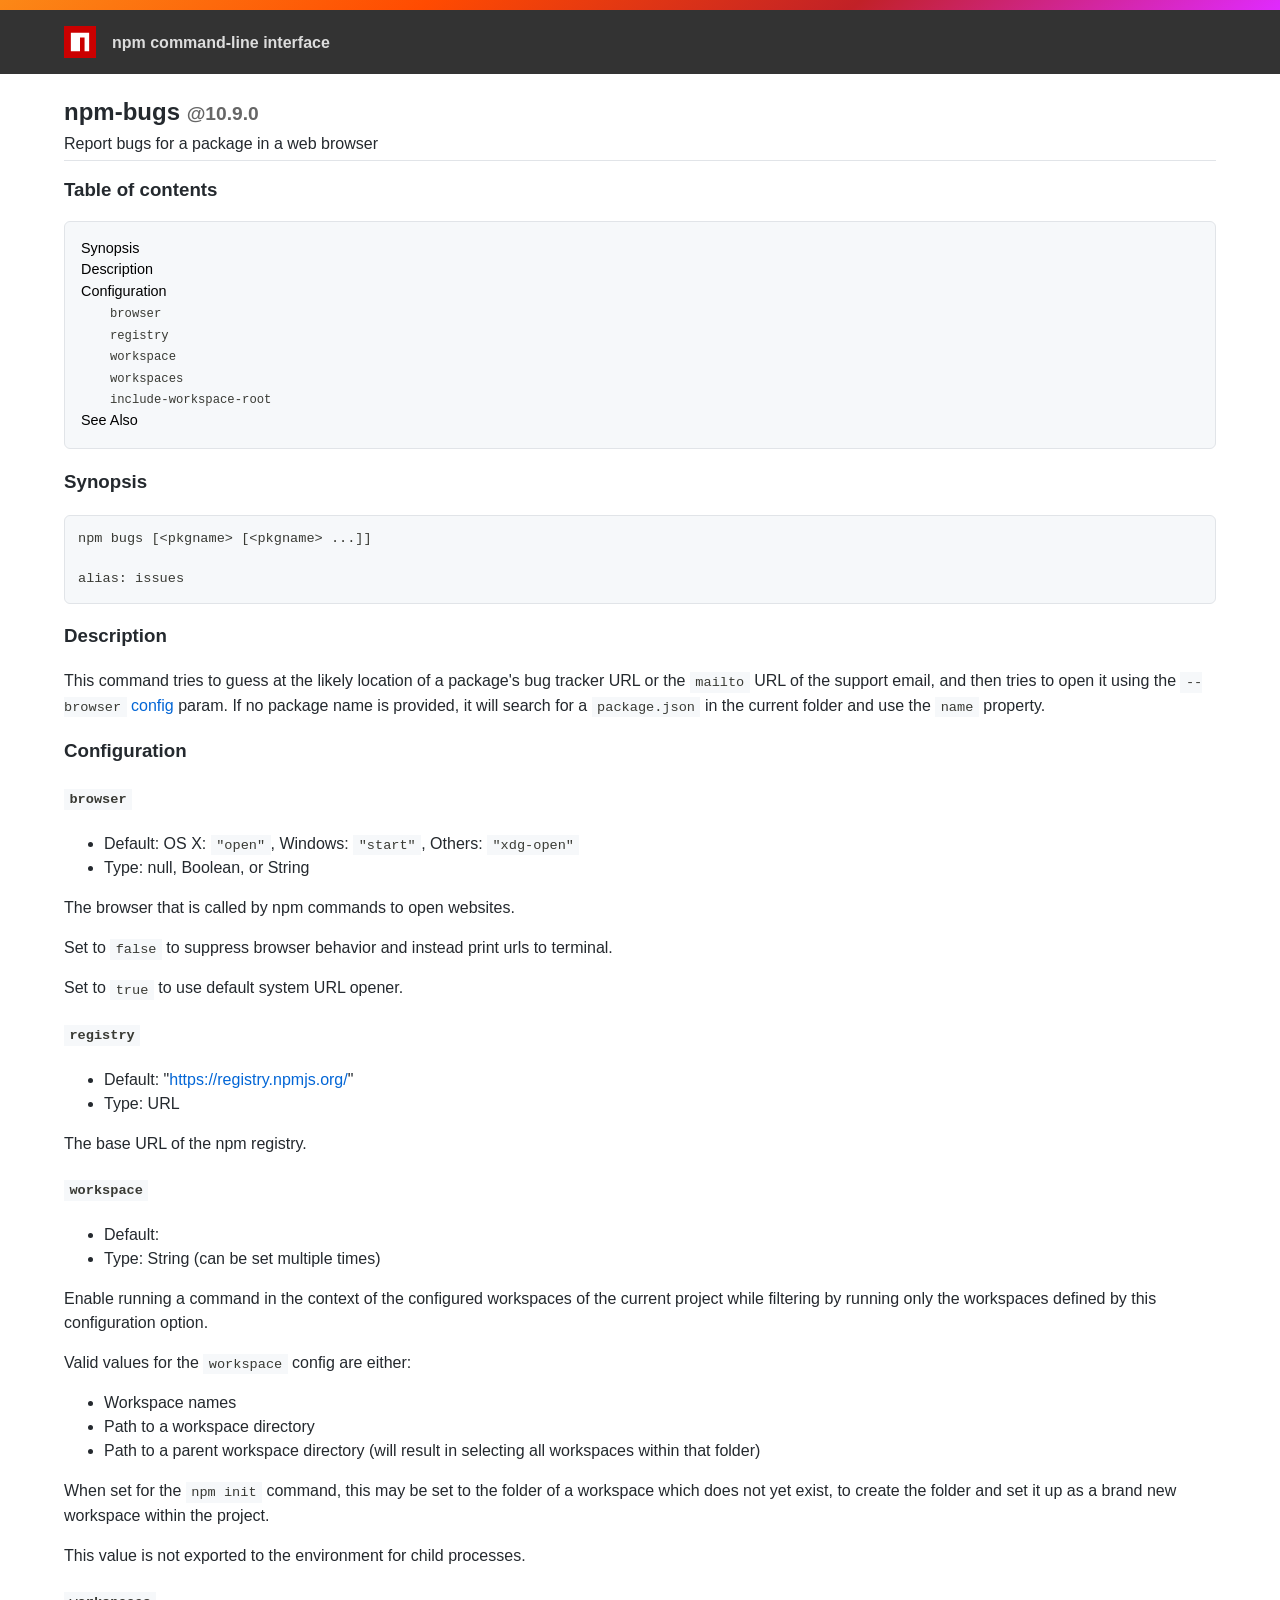
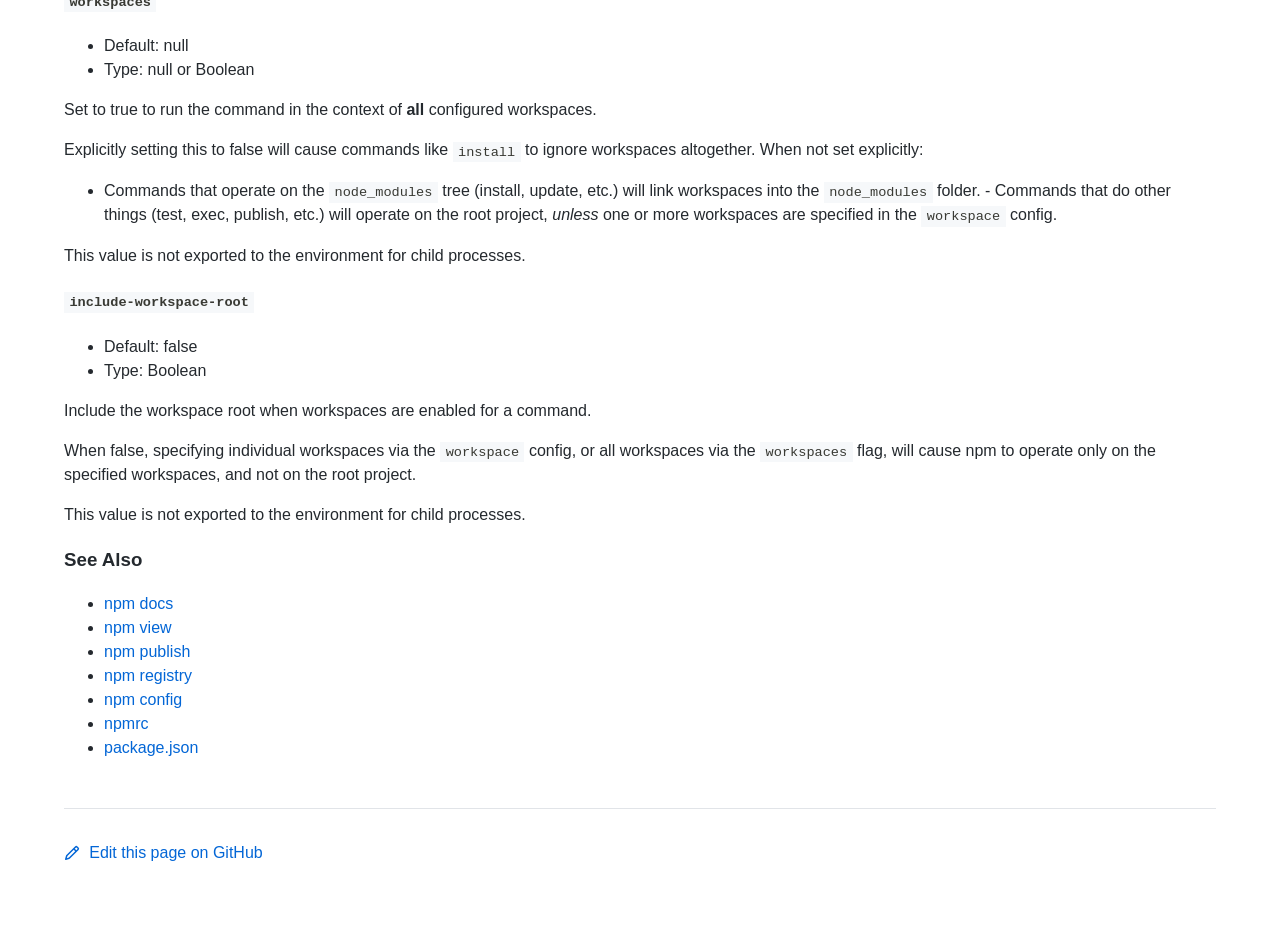
<file: nodejs/node_modules/npm/docs/output/commands/npm-bugs.html>
<!DOCTYPE html><html><head>
<meta charset="utf-8">
<title>npm-bugs</title>
<style>
body {
    background-color: #ffffff;
    color: #24292e;

    margin: 0;

    line-height: 1.5;

    font-family: -apple-system, BlinkMacSystemFont, "Segoe UI", Helvetica, Arial, sans-serif, "Apple Color Emoji", "Segoe UI Emoji";
}
#rainbar {
    height: 10px;
    background-image: linear-gradient(139deg, #fb8817, #ff4b01, #c12127, #e02aff);
}

a {
    text-decoration: none;
    color: #0366d6;
}
a:hover {
    text-decoration: underline;
}

pre {
    margin: 1em 0px;
    padding: 1em;
    border: solid 1px #e1e4e8;
    border-radius: 6px;

    display: block;
    overflow: auto;

    white-space: pre;

    background-color: #f6f8fa;
    color: #393a34;
}
code {
    font-family: SFMono-Regular, Consolas, "Liberation Mono", Menlo, Courier, monospace;
    font-size: 85%;
    padding: 0.2em 0.4em;
    background-color: #f6f8fa;
    color: #393a34;
}
pre > code {
    padding: 0;
    background-color: inherit;
    color: inherit;
}
h1, h2, h3 {
    font-weight: 600;
}

#logobar {
    background-color: #333333;
    margin: 0 auto;
    padding: 1em 4em;
}
#logobar .logo {
    float: left;
}
#logobar .title {
    font-weight: 600;
    color: #dddddd;
    float: left;
    margin: 5px 0 0 1em;
}
#logobar:after {
    content: "";
    display: block;
    clear: both;
}

#content {
    margin: 0 auto;
    padding: 0 4em;
}

#table_of_contents > h2 {
    font-size: 1.17em;
}
#table_of_contents ul:first-child {
    border: solid 1px #e1e4e8;
    border-radius: 6px;
    padding: 1em;
    background-color: #f6f8fa;
    color: #393a34;
}
#table_of_contents ul {
    list-style-type: none;
    padding-left: 1.5em;
}
#table_of_contents li {
    font-size: 0.9em;
}
#table_of_contents li a {
    color: #000000;
}

header.title {
    border-bottom: solid 1px #e1e4e8;
}
header.title > h1 {
    margin-bottom: 0.25em;
}
header.title > .description {
    display: block;
    margin-bottom: 0.5em;
    line-height: 1;
}

header.title .version {
    font-size: 0.8em;
    color: #666666;
}

footer#edit {
    border-top: solid 1px #e1e4e8;
    margin: 3em 0 4em 0;
    padding-top: 2em;
}
</style>
</head>
<body>
<div id="banner">
<div id="rainbar"></div>
<div id="logobar">
<svg class="logo" role="img" height="32" width="32" viewBox="0 0 700 700">
<polygon fill="#cb0000" points="0,700 700,700 700,0 0,0"></polygon>
<polygon fill="#ffffff" points="150,550 350,550 350,250 450,250 450,550 550,550 550,150 150,150"></polygon>
</svg>
<div class="title">
npm command-line interface
</div>
</div>
</div>

<section id="content">
<header class="title">
<h1 id="----npm-bugs----1090">
    <span>npm-bugs</span>
    <span class="version">@10.9.0</span>
</h1>
<span class="description">Report bugs for a package in a web browser</span>
</header>

<section id="table_of_contents">
<h2 id="table-of-contents">Table of contents</h2>
<div id="_table_of_contents"><ul><li><a href="#synopsis">Synopsis</a></li><li><a href="#description">Description</a></li><li><a href="#configuration">Configuration</a></li><ul><li><a href="#browser"><code>browser</code></a></li><li><a href="#registry"><code>registry</code></a></li><li><a href="#workspace"><code>workspace</code></a></li><li><a href="#workspaces"><code>workspaces</code></a></li><li><a href="#include-workspace-root"><code>include-workspace-root</code></a></li></ul><li><a href="#see-also">See Also</a></li></ul></div>
</section>

<div id="_content"><h3 id="synopsis">Synopsis</h3>
<pre><code class="language-bash">npm bugs [&lt;pkgname&gt; [&lt;pkgname&gt; ...]]

alias: issues
</code></pre>
<h3 id="description">Description</h3>
<p>This command tries to guess at the likely location of a package's bug
tracker URL or the <code>mailto</code> URL of the support email, and then tries to
open it using the <a href="../using-npm/config#browser.html"><code>--browser</code> config</a> param. If no
package name is provided, it will search for a <code>package.json</code> in the current
folder and use the <code>name</code> property.</p>
<h3 id="configuration">Configuration</h3>
<h4 id="browser"><code>browser</code></h4>
<ul>
<li>Default: OS X: <code>"open"</code>, Windows: <code>"start"</code>, Others: <code>"xdg-open"</code></li>
<li>Type: null, Boolean, or String</li>
</ul>
<p>The browser that is called by npm commands to open websites.</p>
<p>Set to <code>false</code> to suppress browser behavior and instead print urls to
terminal.</p>
<p>Set to <code>true</code> to use default system URL opener.</p>
<h4 id="registry"><code>registry</code></h4>
<ul>
<li>Default: "<a href="https://registry.npmjs.org/">https://registry.npmjs.org/</a>"</li>
<li>Type: URL</li>
</ul>
<p>The base URL of the npm registry.</p>
<h4 id="workspace"><code>workspace</code></h4>
<ul>
<li>Default:</li>
<li>Type: String (can be set multiple times)</li>
</ul>
<p>Enable running a command in the context of the configured workspaces of the
current project while filtering by running only the workspaces defined by
this configuration option.</p>
<p>Valid values for the <code>workspace</code> config are either:</p>
<ul>
<li>Workspace names</li>
<li>Path to a workspace directory</li>
<li>Path to a parent workspace directory (will result in selecting all
workspaces within that folder)</li>
</ul>
<p>When set for the <code>npm init</code> command, this may be set to the folder of a
workspace which does not yet exist, to create the folder and set it up as a
brand new workspace within the project.</p>
<p>This value is not exported to the environment for child processes.</p>
<h4 id="workspaces"><code>workspaces</code></h4>
<ul>
<li>Default: null</li>
<li>Type: null or Boolean</li>
</ul>
<p>Set to true to run the command in the context of <strong>all</strong> configured
workspaces.</p>
<p>Explicitly setting this to false will cause commands like <code>install</code> to
ignore workspaces altogether. When not set explicitly:</p>
<ul>
<li>Commands that operate on the <code>node_modules</code> tree (install, update, etc.)
will link workspaces into the <code>node_modules</code> folder. - Commands that do
other things (test, exec, publish, etc.) will operate on the root project,
<em>unless</em> one or more workspaces are specified in the <code>workspace</code> config.</li>
</ul>
<p>This value is not exported to the environment for child processes.</p>
<h4 id="include-workspace-root"><code>include-workspace-root</code></h4>
<ul>
<li>Default: false</li>
<li>Type: Boolean</li>
</ul>
<p>Include the workspace root when workspaces are enabled for a command.</p>
<p>When false, specifying individual workspaces via the <code>workspace</code> config, or
all workspaces via the <code>workspaces</code> flag, will cause npm to operate only on
the specified workspaces, and not on the root project.</p>
<p>This value is not exported to the environment for child processes.</p>
<h3 id="see-also">See Also</h3>
<ul>
<li><a href="../commands/npm-docs.html">npm docs</a></li>
<li><a href="../commands/npm-view.html">npm view</a></li>
<li><a href="../commands/npm-publish.html">npm publish</a></li>
<li><a href="../using-npm/registry.html">npm registry</a></li>
<li><a href="../commands/npm-config.html">npm config</a></li>
<li><a href="../configuring-npm/npmrc.html">npmrc</a></li>
<li><a href="../configuring-npm/package-json.html">package.json</a></li>
</ul></div>

<footer id="edit">
<a href="https://github.com/npm/cli/edit/latest/docs/content/commands/npm-bugs.md">
<svg role="img" viewBox="0 0 16 16" width="16" height="16" fill="currentcolor" style="vertical-align: text-bottom; margin-right: 0.3em;">
<path fill-rule="evenodd" d="M11.013 1.427a1.75 1.75 0 012.474 0l1.086 1.086a1.75 1.75 0 010 2.474l-8.61 8.61c-.21.21-.47.364-.756.445l-3.251.93a.75.75 0 01-.927-.928l.929-3.25a1.75 1.75 0 01.445-.758l8.61-8.61zm1.414 1.06a.25.25 0 00-.354 0L10.811 3.75l1.439 1.44 1.263-1.263a.25.25 0 000-.354l-1.086-1.086zM11.189 6.25L9.75 4.81l-6.286 6.287a.25.25 0 00-.064.108l-.558 1.953 1.953-.558a.249.249 0 00.108-.064l6.286-6.286z"></path>
</svg>
Edit this page on GitHub
</a>
</footer>
</section>



</body></html>
</file>
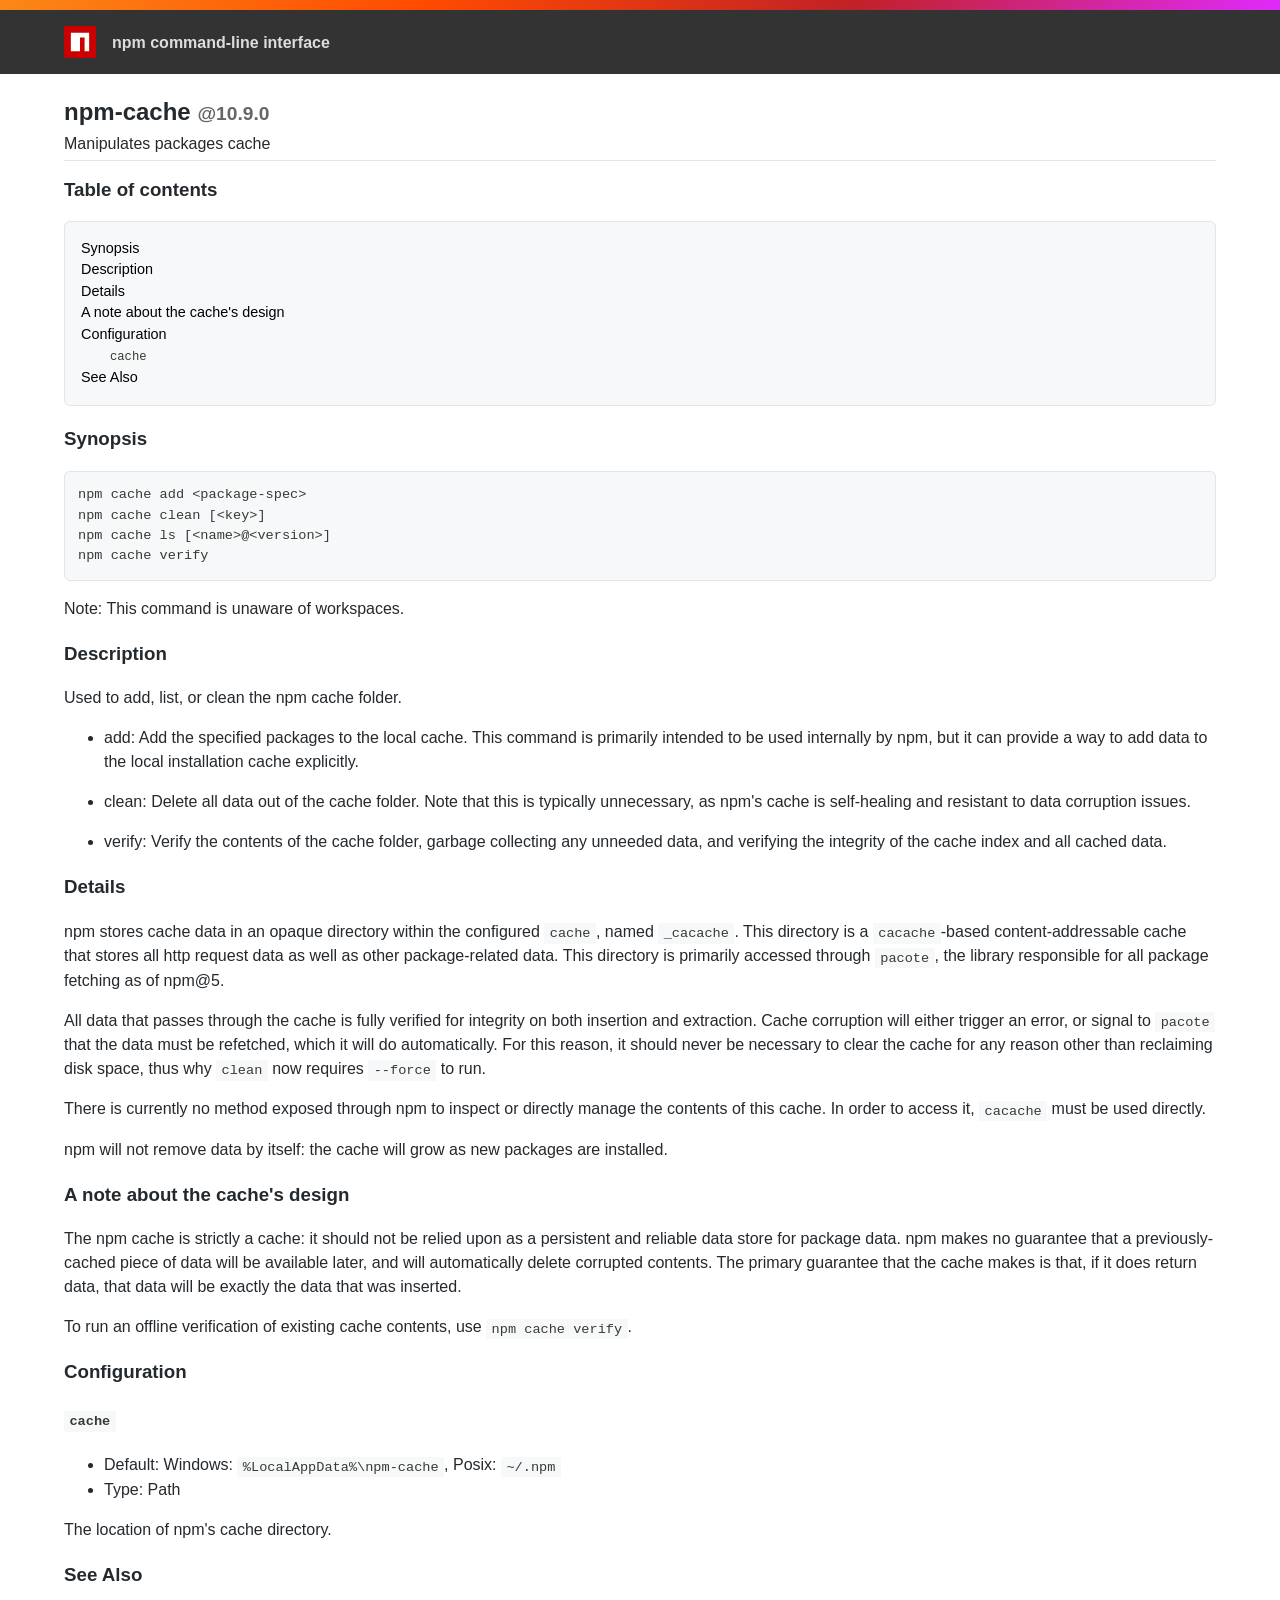
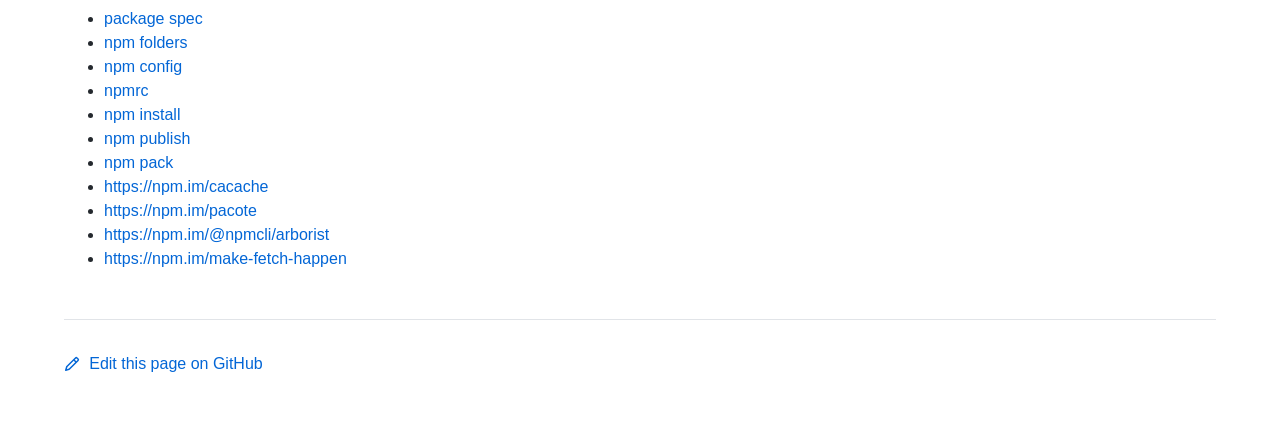
<file: nodejs/node_modules/npm/docs/output/commands/npm-cache.html>
<!DOCTYPE html><html><head>
<meta charset="utf-8">
<title>npm-cache</title>
<style>
body {
    background-color: #ffffff;
    color: #24292e;

    margin: 0;

    line-height: 1.5;

    font-family: -apple-system, BlinkMacSystemFont, "Segoe UI", Helvetica, Arial, sans-serif, "Apple Color Emoji", "Segoe UI Emoji";
}
#rainbar {
    height: 10px;
    background-image: linear-gradient(139deg, #fb8817, #ff4b01, #c12127, #e02aff);
}

a {
    text-decoration: none;
    color: #0366d6;
}
a:hover {
    text-decoration: underline;
}

pre {
    margin: 1em 0px;
    padding: 1em;
    border: solid 1px #e1e4e8;
    border-radius: 6px;

    display: block;
    overflow: auto;

    white-space: pre;

    background-color: #f6f8fa;
    color: #393a34;
}
code {
    font-family: SFMono-Regular, Consolas, "Liberation Mono", Menlo, Courier, monospace;
    font-size: 85%;
    padding: 0.2em 0.4em;
    background-color: #f6f8fa;
    color: #393a34;
}
pre > code {
    padding: 0;
    background-color: inherit;
    color: inherit;
}
h1, h2, h3 {
    font-weight: 600;
}

#logobar {
    background-color: #333333;
    margin: 0 auto;
    padding: 1em 4em;
}
#logobar .logo {
    float: left;
}
#logobar .title {
    font-weight: 600;
    color: #dddddd;
    float: left;
    margin: 5px 0 0 1em;
}
#logobar:after {
    content: "";
    display: block;
    clear: both;
}

#content {
    margin: 0 auto;
    padding: 0 4em;
}

#table_of_contents > h2 {
    font-size: 1.17em;
}
#table_of_contents ul:first-child {
    border: solid 1px #e1e4e8;
    border-radius: 6px;
    padding: 1em;
    background-color: #f6f8fa;
    color: #393a34;
}
#table_of_contents ul {
    list-style-type: none;
    padding-left: 1.5em;
}
#table_of_contents li {
    font-size: 0.9em;
}
#table_of_contents li a {
    color: #000000;
}

header.title {
    border-bottom: solid 1px #e1e4e8;
}
header.title > h1 {
    margin-bottom: 0.25em;
}
header.title > .description {
    display: block;
    margin-bottom: 0.5em;
    line-height: 1;
}

header.title .version {
    font-size: 0.8em;
    color: #666666;
}

footer#edit {
    border-top: solid 1px #e1e4e8;
    margin: 3em 0 4em 0;
    padding-top: 2em;
}
</style>
</head>
<body>
<div id="banner">
<div id="rainbar"></div>
<div id="logobar">
<svg class="logo" role="img" height="32" width="32" viewBox="0 0 700 700">
<polygon fill="#cb0000" points="0,700 700,700 700,0 0,0"></polygon>
<polygon fill="#ffffff" points="150,550 350,550 350,250 450,250 450,550 550,550 550,150 150,150"></polygon>
</svg>
<div class="title">
npm command-line interface
</div>
</div>
</div>

<section id="content">
<header class="title">
<h1 id="----npm-cache----1090">
    <span>npm-cache</span>
    <span class="version">@10.9.0</span>
</h1>
<span class="description">Manipulates packages cache</span>
</header>

<section id="table_of_contents">
<h2 id="table-of-contents">Table of contents</h2>
<div id="_table_of_contents"><ul><li><a href="#synopsis">Synopsis</a></li><li><a href="#description">Description</a></li><li><a href="#details">Details</a></li><li><a href="#a-note-about-the-caches-design">A note about the cache's design</a></li><li><a href="#configuration">Configuration</a></li><ul><li><a href="#cache"><code>cache</code></a></li></ul><li><a href="#see-also">See Also</a></li></ul></div>
</section>

<div id="_content"><h3 id="synopsis">Synopsis</h3>
<pre><code class="language-bash">npm cache add &lt;package-spec&gt;
npm cache clean [&lt;key&gt;]
npm cache ls [&lt;name&gt;@&lt;version&gt;]
npm cache verify
</code></pre>
<p>Note: This command is unaware of workspaces.</p>
<h3 id="description">Description</h3>
<p>Used to add, list, or clean the npm cache folder.</p>
<ul>
<li>
<p>add:
Add the specified packages to the local cache.  This command is primarily
intended to be used internally by npm, but it can provide a way to
add data to the local installation cache explicitly.</p>
</li>
<li>
<p>clean:
Delete all data out of the cache folder.  Note that this is typically
unnecessary, as npm's cache is self-healing and resistant to data
corruption issues.</p>
</li>
<li>
<p>verify:
Verify the contents of the cache folder, garbage collecting any unneeded
data, and verifying the integrity of the cache index and all cached data.</p>
</li>
</ul>
<h3 id="details">Details</h3>
<p>npm stores cache data in an opaque directory within the configured <code>cache</code>,
named <code>_cacache</code>. This directory is a
<a href="http://npm.im/cacache"><code>cacache</code></a>-based content-addressable cache that
stores all http request data as well as other package-related data. This
directory is primarily accessed through <code>pacote</code>, the library responsible
for all package fetching as of npm@5.</p>
<p>All data that passes through the cache is fully verified for integrity on
both insertion and extraction. Cache corruption will either trigger an
error, or signal to <code>pacote</code> that the data must be refetched, which it will
do automatically. For this reason, it should never be necessary to clear
the cache for any reason other than reclaiming disk space, thus why <code>clean</code>
now requires <code>--force</code> to run.</p>
<p>There is currently no method exposed through npm to inspect or directly
manage the contents of this cache. In order to access it, <code>cacache</code> must be
used directly.</p>
<p>npm will not remove data by itself: the cache will grow as new packages are
installed.</p>
<h3 id="a-note-about-the-caches-design">A note about the cache's design</h3>
<p>The npm cache is strictly a cache: it should not be relied upon as a
persistent and reliable data store for package data. npm makes no guarantee
that a previously-cached piece of data will be available later, and will
automatically delete corrupted contents. The primary guarantee that the
cache makes is that, if it does return data, that data will be exactly the
data that was inserted.</p>
<p>To run an offline verification of existing cache contents, use <code>npm cache verify</code>.</p>
<h3 id="configuration">Configuration</h3>
<h4 id="cache"><code>cache</code></h4>
<ul>
<li>Default: Windows: <code>%LocalAppData%\npm-cache</code>, Posix: <code>~/.npm</code></li>
<li>Type: Path</li>
</ul>
<p>The location of npm's cache directory.</p>
<h3 id="see-also">See Also</h3>
<ul>
<li><a href="../using-npm/package-spec.html">package spec</a></li>
<li><a href="../configuring-npm/folders.html">npm folders</a></li>
<li><a href="../commands/npm-config.html">npm config</a></li>
<li><a href="../configuring-npm/npmrc.html">npmrc</a></li>
<li><a href="../commands/npm-install.html">npm install</a></li>
<li><a href="../commands/npm-publish.html">npm publish</a></li>
<li><a href="../commands/npm-pack.html">npm pack</a></li>
<li><a href="https://npm.im/cacache">https://npm.im/cacache</a></li>
<li><a href="https://npm.im/pacote">https://npm.im/pacote</a></li>
<li><a href="https://npm.im/@npmcli/arborist">https://npm.im/@npmcli/arborist</a></li>
<li><a href="https://npm.im/make-fetch-happen">https://npm.im/make-fetch-happen</a></li>
</ul></div>

<footer id="edit">
<a href="https://github.com/npm/cli/edit/latest/docs/content/commands/npm-cache.md">
<svg role="img" viewBox="0 0 16 16" width="16" height="16" fill="currentcolor" style="vertical-align: text-bottom; margin-right: 0.3em;">
<path fill-rule="evenodd" d="M11.013 1.427a1.75 1.75 0 012.474 0l1.086 1.086a1.75 1.75 0 010 2.474l-8.61 8.61c-.21.21-.47.364-.756.445l-3.251.93a.75.75 0 01-.927-.928l.929-3.25a1.75 1.75 0 01.445-.758l8.61-8.61zm1.414 1.06a.25.25 0 00-.354 0L10.811 3.75l1.439 1.44 1.263-1.263a.25.25 0 000-.354l-1.086-1.086zM11.189 6.25L9.75 4.81l-6.286 6.287a.25.25 0 00-.064.108l-.558 1.953 1.953-.558a.249.249 0 00.108-.064l6.286-6.286z"></path>
</svg>
Edit this page on GitHub
</a>
</footer>
</section>



</body></html>
</file>
<file: style.css>
@charset "UTF-8";
/* Define o conjunto de caracteres do documento como UTF-8, garantindo compatibilidade com acentuação e símbolos especiais. */
/*ESTILOS GERAIS"*/
* {
    font-family: Arial, Helvetica, sans-serif; /* Define a tipografia global com fallback seguro */
    margin: 0;                                /* Remove margem padrão de todos os elementos */
    padding: 0;                               /* Remove preenchimento padrão */
    box-sizing: border-box;                   /* Inclui borda e padding no cálculo do tamanho dos elementos */
    font-weight: 600;                         /* Peso da fonte mais marcante, quase um bold */
    font-style: normal;                       /* Evita itálico acidental; garante neutralidade */
}
body {
    background-color: black;   /* Fundo preto estilo dark mode padrão hacker */
    height: 100vh;             /* O corpo ocupa 100% da altura da viewport */
}
.interface {
    max-width: 1280px;     /* Largura máxima centralizada para layout fluido */
    margin: 0 auto;        /* Centraliza horizontalmente a interface no navegador */
}
.flex {
    display: flex; /* Classe utilitária para aplicar display flex rapidamente */
}
button {
    margin-top: 10px;                  /* Espaço acima do botão */
    color: black;                      /* Cor do texto */
    background-color: brown;          /* Cor de fundo marrom (tom sério e sóbrio) */
    border-radius: 3px;                /* Cantos suavemente arredondados */
    border: none;                      /* Remove a borda padrão do botão */
    padding: 5px 5px;                  /* Espaçamento interno para respirabilidade visual */
}
button:hover {
    cursor: pointer;                   /* Muda o cursor para mãozinha */
    box-shadow: 0px 0px 8px #eb6f6f81; /* Glow vermelho suave no hover */
    transform: scale(1.10);           /* Efeito de zoom no hover */
}
.btn-contato {
    margin-right: 15px; /* Empurra o botão para esquerda, ajuda a alinhar com outros elementos */
}

/*ESTILO CABEÇARIO*/
.imagem-de-fundo {
    width: 100%;       /* Imagem ocupa toda a largura do container */
    height: 200px;     /* Altura fixa definida */
}

/*Estilo pagina index*/
div#cabeca-index {
    background-image: url(RHNO/cabeca-index.png); /* Define imagem de fundo específica da página index */
}
.imagem-index {
    display: flex;                /* Ativa flexbox */
    justify-content: center;     /* Centraliza horizontalmente */
    align-items: center;         /* Centraliza verticalmente */
    text-align: center;          /* Centraliza o conteúdo textual */
    /* height: 100vh; */         /* (Comentado) faria a div ocupar toda a altura da viewport */
}
/*Estilo paginas*/
div#cabeca {
    background-image: url(RHNO/backgroud-topo.png);
}

header img {
    margin-top: 30px;
    /*margin cima*/
    margin-left: 50px;
    /*margin direita*/
    border-radius: 100px;
    /*borda arredondada*/
}

header>.interface .flex {
    display: flex;
    /*alinha div toda classe flex para responsividade*/
    align-items: center;
    /*centraliza div toda*/
    justify-content: space-between;
    /*espaça div centralizando toda*/
}

header a {
    color: #d134348f;
    /*cor da letra de navegação*/
    text-decoration: none;
    /*tira o sublinhado*/
    display: inline-block;
    /* para transição tem que ser diferente de display flex*/
    transition: .1s;
    /*transição e tempo*/
}

header a:hover {
    color: #eb6f6fa9;
    /*cor de transição*/
    transform: scale(1.20);
    /*zoom da transição*/
}

header nav ul {
    list-style-type: none;
    /*remove os pontos por padrão de listas*/
}

header nav ul li {
    display: inline-block;
    /*alinha um ao lado do outo*/
    padding: 0 20px;
    /*espaçamento dos itens de navegação em cima e embaixo 0, laterais 20px*/
    margin-right: 30px;
    /*empurra o elemento 30 pixel para direita*/
}

/*ESTILO TOPO SITE*/
.topo-site {
    padding: 30px;
    /*espaçamento entre a imagem e a div topo-site */
    margin-left: 50px;
    /* margim para esquerda*/
}

.topo-site .interface {
    display: flex;
    /*display preparado para responsividade*/

}

.txt-topo-site h1 {
    color: crimson;
    /*cor h1*/
    font-size: 30px;
    /*tamanho da fonte*/
    font-family: "Alegreya SC", serif;
    /*tipo de fonte*/
    font-weight: 700;
    /*Largura da fonte*/
}

/*btn-cadastro*/
.btn-cadastro {
    margin-top: 5px;
    margin-left: 25px;
    /*margin do botão 50pixels para direita*/
    display: inline-block;
    /* para transição tem que ser diferente de display flex*/
    transition: .1s;
    /*transição e tempo*/
}

.btn-cadastro:hover {
    transform: scale(1.20);
    /*zoom da transição*/
}

.txt-topo-site h2 {
    padding: 5px;
    /*espaçamento SOBRE*/
    margin-top: 15px;
    /* margin de distacia do botão cadastro*/
    margin-left: 10px;
    /*margin para direita*/
    color: #eb6f6f;
}

.txt-topo-site p {
    padding: 15px;
    font-size: 17px;
    text-align: justify;
    color: #d13434d2;
    min-width: 500px;
    min-height: 500px;
}

.imagem-do-rhino img {
    border-radius: 40px;
    width: 400px;
    padding: 20px;
    margin-left: 55px;
    animation: flutuar 12s ease-in-out infinite alternate;
}

@keyframes flutuar {
    0% {
        transform: translateY(-2%);
        /* Começa na posição original */
    }

    100% {
        transform: translateY(34%);
        /* Move para cima */
    }
}

/*BOX DE SERVIÇOS*/
.servicos-boxes {
    display: flex;
    flex-direction: column;
    align-items: flex-start;
    gap: 20px;
    margin-right: 25px;
    max-width: 300px;
}

.box {
    cursor: pointer;
    color: #f1f1f1;
    border: 1px solid #333333;
    border-radius: 6px;
    padding: 2px;
    margin: 10px 0;
    transition: transform 0.2s ease-in-out;
}

h3.especial {
    font-size: 18px;
    text-shadow: 2px 2px 5px;
    background-color: rgba(0, 0, 0, 0.6);
    /* Preto com 60% opacidade */
    width: 215px;
}

/*classe servicos-box*/
.servicos-boxes h3.especial {
    font-size: 14px;
    color: #fd8f00;
    width: 250px;
}

/*H3 loja-online*/
.servicos-boxes h3.especial#loja {
    font-size: 14px;
    color: #fd8f00;
    width: 107px;
    border-radius: 3px;
}

.servicos-boxes h3.especial#cyber {
    font-size: 14px;
    color: #fd8f00;
    width: 200px;
    border-radius: 3px;
}

.servicos-boxes h3.especial#investigacao {
    font-size: 14px;
    color: #fd8f00;
    width: 165px;
    border-radius: 3px;
}

/*icone loja-online*/
.servicos-boxes h3.especial#loja i {
    margin-left: 4px;
}

.servicos-boxes h3.especial#cyber i {
    margin-left: 4px;
}

.servicos-boxes h3.especial#investigacao i {
    margin-left: 4px;
}

.box#loja-virtual {
    background-image: url(RHNO/lojavirtual.png);
    width: 250px;
    height: 167px;
}

.box#cybersecurity {
    background-image: url(RHNO/force_rhno.jpeg);
    width: 250px;
    height: 250px;
}

.box#investigação {
    background-image: url(RHNO/_007_rhno.jpeg);
    width: 250px;
    height: 250px;
}

.box:hover,
.servicos-boxes .box:hover {
    transform: scale(1.02);
    box-shadow: 0 0 8px rgba(255, 0, 0, 0.8);
}

.box i,
.servicos-boxes i {
    font-size: 20px;
    color: rgba(241, 232, 234, 0.685);
    margin-bottom: 4px;
}


/* Ticker container dentro das boxes */
.ticker-container {
    position: relative;
    width: 100%;
    overflow: hidden;
    margin-top: 2px;
    height: 15px;
    /* Altura visível do ticker */
    background-color: rgba(0, 0, 0, 0.6);
    /* Preto com 60% opacidade */
}

/* Texto que se move */
.ticker-text {
    display: inline-block;
    position: absolute;
    white-space: nowrap;
    animation: ticker-scroll 40s linear infinite;
    font-size: 12px;
    color: #f7f3f3;
    text-align: left;
    padding-left: 100%;
}

/* Keyframes para o movimento da esquerda pra direita */
@keyframes ticker-scroll {
    0% {
        transform: translateX(0%);
    }

    100% {
        transform: translateX(-100%);
    }
}

/*SECTION NOTICIARIO*/
.noticiario {
    display: flex;
    flex-direction: column;
    align-items: flex-start;
    gap: 20px;

}

.noticiario .box {
    width: 500px;
    height: 300px;
    background-image: url(RHNO/ancora.jpg);
    color: #fd8f00;
    border: 1px solid #333333;
    border-radius: 6px;
    cursor: pointer;
    padding: 10px;
    /*espasamento interno*/
    margin-top: -335px;
    margin-left: 95px;
    transform: scale(1.02);
    transition: transform 0.2s ease-in-out;

}

/*Estilo das Especialidades*/
section.especialidades {
    padding: 40px
        /*em cima e embaixo*/
        4%;
    /*para não colar nas laterais quando minimizar a tela*/
}

section.especialidades .flex {
    gap: 60px;
    /*espaçamento entre as box*/

}

/*estylizando as box*/
.especialidades .especialidades-box {
    color: #b31111c9;
    padding: 40px;
    border-radius: 20px;
    /*border: 2px solid #b31111; não é mais preciso border*/
    margin-top: 40px;
    transition: 1.2s;
    /*para o zoom ficar mais suave*/
}

/*configuração de efeitos visuais nas box da especialidade*/
.especialidades .especialidades-box:hover {
    transform: scale(1.05);
    /*não pecisa ter pixels, efeito de zoom, cuidar com exagero*/
    box-shadow: 0
        /*box-shadow espalhamento*/

        /*deslocamento vertical*/
        0
        /*delocamento laterais*/
        20px;
    /*espalhamento quanto maior for o valor mais espalhamento*/
}

/*style icons*/
.especialidades .especialidades-box i {
    font-size: 70px;
    color: #d80b0b;
}

.especialidades .especialidades-box h3 {
    font-size: 28px;
    margin: 15px 0;
    /*espaçamento entre o h3 e icons*/
}

/*Estilo do formulário de contato*/
section.formulario {
    padding: 80px 4%;
    /*poderia ser feito uma classe global e aplicar para as seções, mas a forma separa eéh para cada classe poder ser alterada criando uma classe global é só chamar no html*/
    
}
.formulario h2{
    text-align: center;
    color: #df3d3dbb;
}
form {
    max-width: 500px;
    /*formulario independentemente do tamanho da tela nunca vai passar de 500px de largura*/
    margin: 0 auto;
    /*para centralizar o formulario*/
    /*para colocar as caixas uma embaixo da outra tem duas formas diferentes: input display block aí todos campos vai ficar um embaixo do outro, ou aplicando display:flax*/
    display: flex;
    /*ajusta alinhadamente todo conteudo*/
    justify-content: center;
    /*centraliza todo conteudo*/
    flex-direction: column;
    /*coloca os conteudos em coluna*/
    gap: 10px;
    /*espaçamento*/
    margin-top: 40px;
}

/*estilizar os campos, form imput chamando as imputs da tag form*/
form input, form textarea{
    width: 100%;
    /*oculpar 100% da tela*/
    background-color: #b3111185;
    border: 0;
    /*tira as bordas do input*/
    outline: 0;
    /*tirar a linha que envolve*/
    padding: 20px 15px;
    /*em cima embaixo, esquerda direita*/
    border-radius: 15px;
    color: #fff;
    /*cor da letra*/
    font-size: 20px;
    /*tamanho da fonte*/
}
form .btn-enviar input:hover {
    box-shadow: 0px
        /*espaçamento vertical*/
        0px
        /*espaçamento laterais*/
        8px
        /*espalhamento*/
        #d80b0b
        /*color do botão*/
    ;
    transform: scale(1.08);
}

/*Para alterar a placeholder... 
form input::placeholder{...}*/


form textarea{
    resize:none;/*para a caixa de texto não redimencionar*/
    max-height: 200px;/*altura maxima após abre a caixa com barra de rolamento*/
}

form .btn-enviar{
    margin-top: 20px;/* margin do botão*/
    text-align: center;
    
}

form .btn-enviar input[type=submit]{/*para declarar o tipo especifico da input para trabalharmos se não for determinado ele vai aplicar para todos input que tenha dentro das classes */
width: 120px;
background-color: #63121296;
color: black;/*cor da letra*/
font-weight: 700 ;/*peso da fonte*/
cursor: pointer;
transition: .2s;
}
hr{
    color: #f83b3b62;
    margin-bottom: 20px;
}

.interface img{
    margin-left: 18px;
}

.btn-social {
    margin-left: 40px;
}

.btn-social button {
    width: 50px;
    height: 50px;
    border-radius: 50%;
    border: none;
    background-color: #df3d3dbb;
    font-size: 22px;
    cursor: pointer;
    /*para aparecer o dedinho de interação com as redes*/
    transition: .2s;
}
.redes-sociais img
{
    margin-left: 190px;
}
.link-email
{
    padding: 10px 0;
}
.link-email p i
{
    font-size: 18px;
    margin-left: 175px;
    padding: 10px;
    color: #eb6f6f;
}
.link-email p a
{
 color: #fff;
}
footer {
    text-align: center;
    background: #c4101098;
    color: #c59595ee;
    padding: 10px 0;
    margin-top: 20px;
}
</file>
